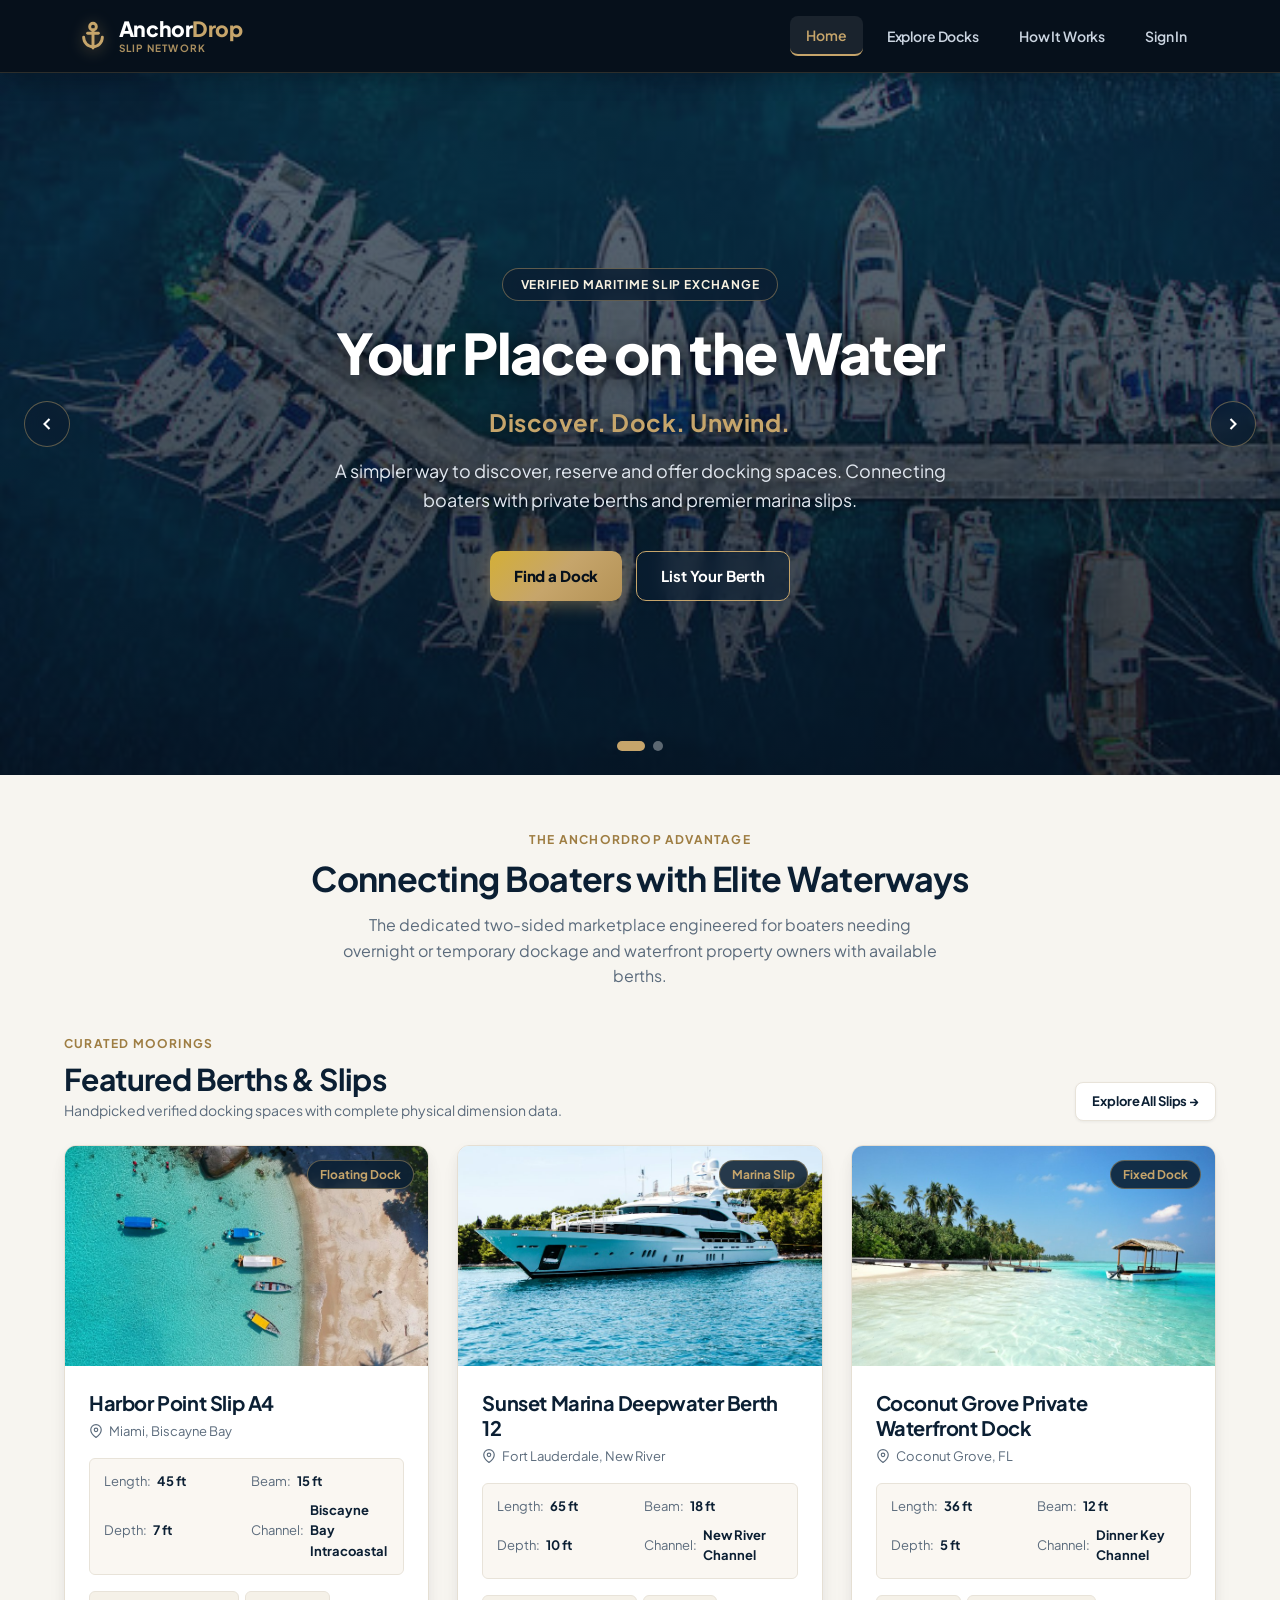
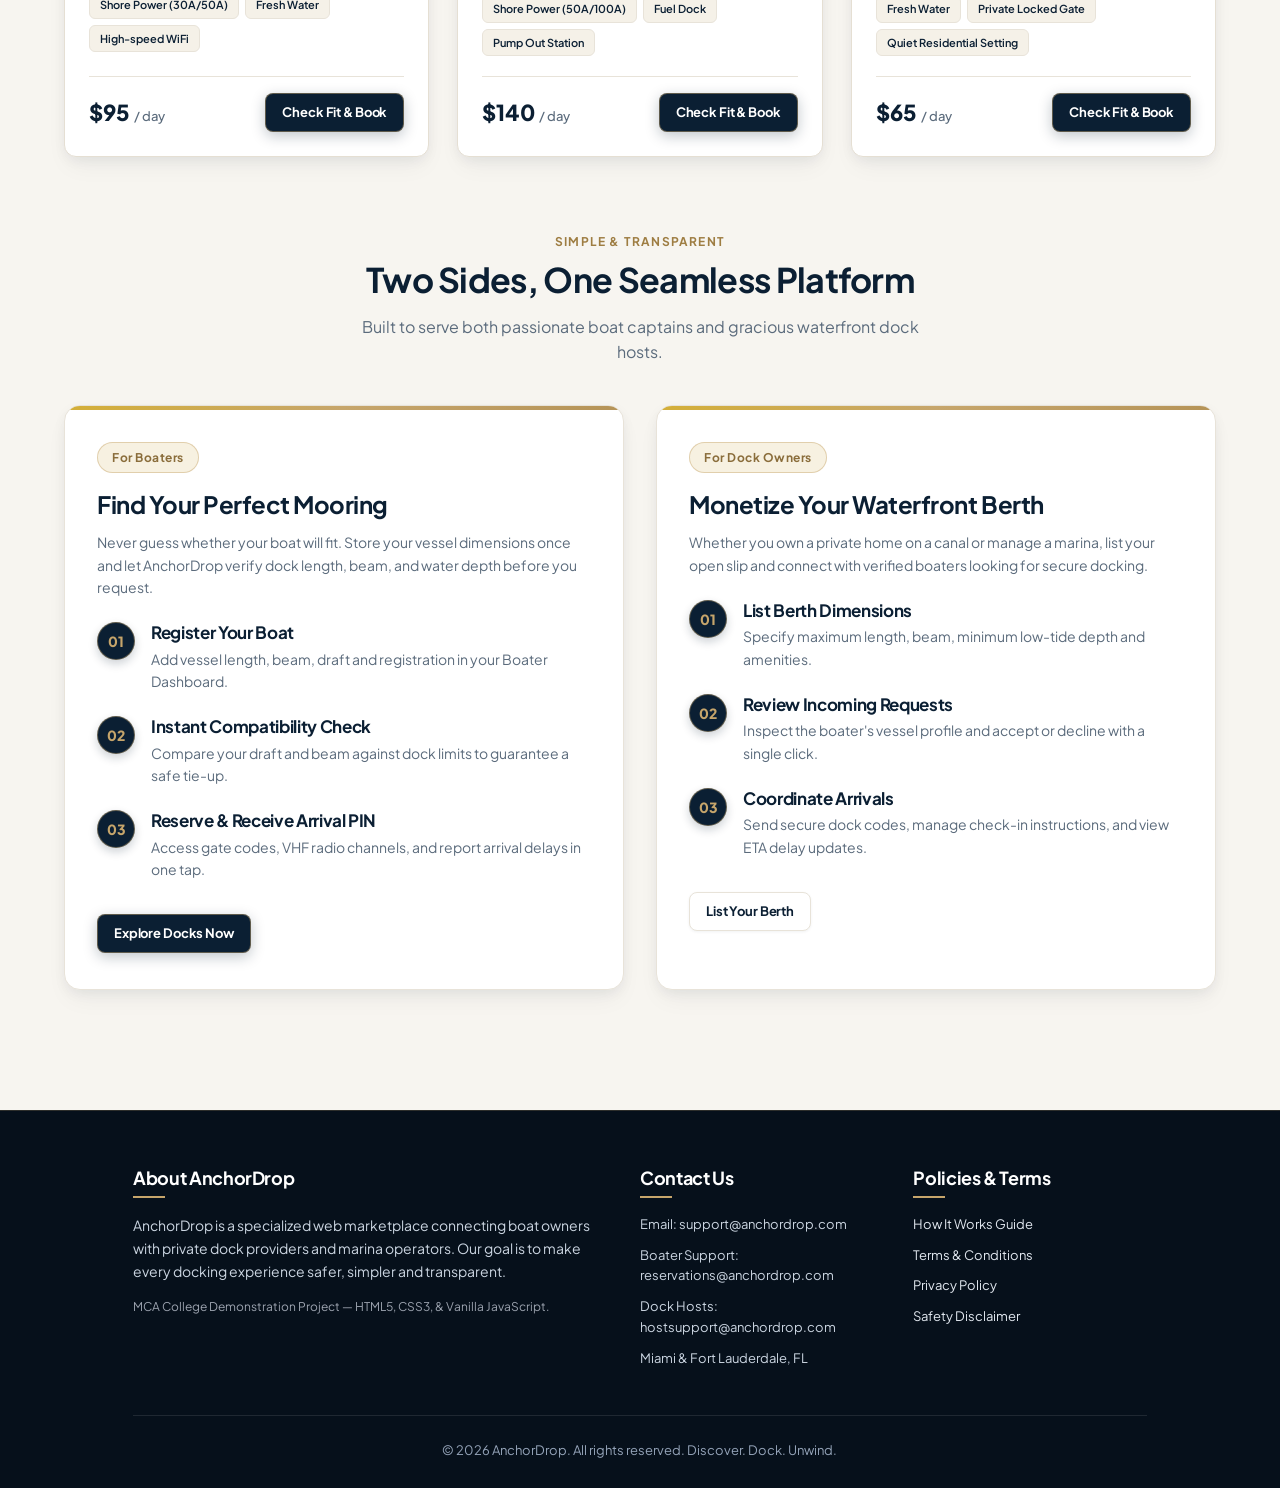
<file: index.html>
<!DOCTYPE html>
<html lang="en">
<head>
  <meta charset="UTF-8">
  <meta name="viewport" content="width=device-width, initial-scale=1.0">
  <title>AnchorDrop — Your Place on the Water!</title>
  <link rel="stylesheet" href="css/style.css">
</head>
<body>

  <!-- Navigation Bar -->
  <nav class="navbar">
    <div class="brand-container">
      <a href="index.html" class="brand-logo">
        <svg class="brand-icon-svg" viewBox="0 0 24 24">
          <circle cx="12" cy="5" r="2.5"></circle>
          <line x1="12" y1="7.5" x2="12" y2="21"></line>
          <path d="M5 13a7 7 0 0 0 14 0"></path>
          <line x1="8" y1="10" x2="16" y2="10"></line>
        </svg>
        <div class="brand-text">
          <div class="brand-name">Anchor<span>Drop</span></div>
          <div class="brand-tag">Slip Network</div>
        </div>
      </a>
    </div>
    <div class="nav-links">
      <!-- Populated dynamically by js/app.js -->
    </div>
  </nav>

  <!-- Hero Section with Smooth Wipe Slider -->
  <header class="hero" id="heroSection">
    <!-- Slider Background Layers -->
    <div class="hero-slider">
      <div class="hero-slide slide-0" style="background-image: linear-gradient(rgba(11, 31, 51, 0.65), rgba(6, 16, 27, 0.82)), url('images/hero-marina.jpeg');"></div>
      <div class="hero-slide slide-1" style="background-image: linear-gradient(rgba(11, 31, 51, 0.65), rgba(6, 16, 27, 0.82)), url('images/dock-sunset.jpg');"></div>
    </div>

    <!-- Hero Content -->
    <div class="hero-content">
      <div class="hero-pill">Verified Maritime Slip Exchange</div>
      <h1>Your Place on the Water</h1>
      <p class="tagline">Discover. Dock. Unwind.</p>
      <p class="intro">
        A simpler way to discover, reserve and offer docking spaces. Connecting boaters with private berths and premier marina slips.
      </p>
      <div class="hero-actions">
        <a href="explore.html" class="btn btn-primary">Find a Dock</a>
        <a href="login.html" class="btn btn-secondary">List Your Berth</a>
      </div>
    </div>

    <!-- Wiping Slider Controls -->
    <button class="hero-nav-btn prev" onclick="prevHeroSlide()" aria-label="Previous Slide">
      <svg width="20" height="20" viewBox="0 0 24 24" fill="none" stroke="currentColor" stroke-width="2.5"><polyline points="15 18 9 12 15 6"></polyline></svg>
    </button>
    <button class="hero-nav-btn next" onclick="nextHeroSlide()" aria-label="Next Slide">
      <svg width="20" height="20" viewBox="0 0 24 24" fill="none" stroke="currentColor" stroke-width="2.5"><polyline points="9 18 15 12 9 6"></polyline></svg>
    </button>

    <!-- Slider Dots -->
    <div class="hero-dots">
      <span class="hero-dot active" role="button" tabindex="0" aria-label="Slide 1" onclick="gotoHeroSlide(0)" onkeydown="if(event.key==='Enter')gotoHeroSlide(0)"></span>
      <span class="hero-dot" role="button" tabindex="0" aria-label="Slide 2" onclick="gotoHeroSlide(1)" onkeydown="if(event.key==='Enter')gotoHeroSlide(1)"></span>
    </div>
  </header>

  <!-- Main Content Area -->
  <main class="container">

    <!-- About Introduction -->
    <section class="section-header">
      <span class="section-eyebrow">The AnchorDrop Advantage</span>
      <h2>Connecting Boaters with Elite Waterways</h2>
      <p>
        The dedicated two-sided marketplace engineered for boaters needing overnight or temporary dockage and waterfront property owners with available berths.
      </p>
    </section>

    <!-- Featured Docking Spaces -->
    <section style="margin-bottom: 70px;">
      <div style="display:flex; justify-content:space-between; align-items:flex-end; margin-bottom:24px; flex-wrap:wrap; gap:12px;">
        <div>
          <span class="section-eyebrow">Curated Moorings</span>
          <h2 style="font-size:30px;">Featured Berths & Slips</h2>
          <p style="color:var(--text-muted); font-size:14px;">Handpicked verified docking spaces with complete physical dimension data.</p>
        </div>
        <a href="explore.html" class="btn btn-secondary btn-sm">Explore All Slips →</a>
      </div>

      <div class="cards-grid" id="featuredDocksGrid">
        <!-- Rendered via JavaScript -->
      </div>
    </section>

    <!-- How It Works Summary -->
    <section style="margin-bottom: 70px;">
      <div class="section-header">
        <span class="section-eyebrow">Simple & Transparent</span>
        <h2>Two Sides, One Seamless Platform</h2>
        <p>Built to serve both passionate boat captains and gracious waterfront dock hosts.</p>
      </div>

      <div class="how-it-works-grid">
        <!-- Boater Column -->
        <div class="role-column">
          <span class="role-badge">For Boaters</span>
          <h3 style="font-size:24px; margin-bottom:12px;">Find Your Perfect Mooring</h3>
          <p style="color:var(--text-muted); font-size:14px; margin-bottom: 24px;">
            Never guess whether your boat will fit. Store your vessel dimensions once and let AnchorDrop verify dock length, beam, and water depth before you request.
          </p>
          <div class="step-item">
            <div class="step-num">01</div>
            <div class="step-content">
              <h4>Register Your Boat</h4>
              <p>Add vessel length, beam, draft and registration in your Boater Dashboard.</p>
            </div>
          </div>
          <div class="step-item">
            <div class="step-num">02</div>
            <div class="step-content">
              <h4>Instant Compatibility Check</h4>
              <p>Compare your draft and beam against dock limits to guarantee a safe tie-up.</p>
            </div>
          </div>
          <div class="step-item">
            <div class="step-num">03</div>
            <div class="step-content">
              <h4>Reserve & Receive Arrival PIN</h4>
              <p>Access gate codes, VHF radio channels, and report arrival delays in one tap.</p>
            </div>
          </div>
          <a href="explore.html" class="btn btn-primary btn-sm" style="margin-top:10px;">Explore Docks Now</a>
        </div>

        <!-- Dock Owner Column -->
        <div class="role-column">
          <span class="role-badge">For Dock Owners</span>
          <h3 style="font-size:24px; margin-bottom:12px;">Monetize Your Waterfront Berth</h3>
          <p style="color:var(--text-muted); font-size:14px; margin-bottom: 24px;">
            Whether you own a private home on a canal or manage a marina, list your open slip and connect with verified boaters looking for secure docking.
          </p>
          <div class="step-item">
            <div class="step-num">01</div>
            <div class="step-content">
              <h4>List Berth Dimensions</h4>
              <p>Specify maximum length, beam, minimum low-tide depth and amenities.</p>
            </div>
          </div>
          <div class="step-item">
            <div class="step-num">02</div>
            <div class="step-content">
              <h4>Review Incoming Requests</h4>
              <p>Inspect the boater's vessel profile and accept or decline with a single click.</p>
            </div>
          </div>
          <div class="step-item">
            <div class="step-num">03</div>
            <div class="step-content">
              <h4>Coordinate Arrivals</h4>
              <p>Send secure dock codes, manage check-in instructions, and view ETA delay updates.</p>
            </div>
          </div>
          <a href="login.html" class="btn btn-secondary btn-sm" style="margin-top:10px;">List Your Berth</a>
        </div>
      </div>
    </section>

  </main>

  <!-- Footer -->
  <footer>
    <div class="container" style="padding:0;">
      <div class="footer-content">
        <div class="footer-section">
          <h3>About AnchorDrop</h3>
          <p>
            AnchorDrop is a specialized web marketplace connecting boat owners with private dock providers and marina operators. Our goal is to make every docking experience safer, simpler and transparent.
          </p>
          <p style="font-size:12px; color:#9CA3AF;">
            MCA College Demonstration Project — HTML5, CSS3, & Vanilla JavaScript.
          </p>
        </div>
        <div class="footer-section">
          <h3>Contact Us</h3>
          <ul>
            <li>Email: support@anchordrop.com</li>
            <li>Boater Support: reservations@anchordrop.com</li>
            <li>Dock Hosts: hostsupport@anchordrop.com</li>
            <li>Miami & Fort Lauderdale, FL</li>
          </ul>
        </div>
        <div class="footer-section">
          <h3>Policies & Terms</h3>
          <ul>
            <li><a href="how-it-works.html">How It Works Guide</a></li>
            <li><a href="javascript:void(0)" onclick="showPolicyModal('Terms & Conditions', 'Users agree to provide accurate vessel dimensions, uphold local waterway navigation rules, and maintain dock mooring safety standards.')">Terms & Conditions</a></li>
            <li><a href="javascript:void(0)" onclick="showPolicyModal('Privacy Policy', 'All boater vessel registrations, gate PIN codes, and communication logs are kept private and shared only between reserved parties.')">Privacy Policy</a></li>
            <li><a href="javascript:void(0)" onclick="showPolicyModal('Safety Disclaimer', 'AnchorDrop provides preliminary dimensional clearance checks. Skippers remain fully responsible for low-tide soundings, sea conditions, and navigation.')">Safety Disclaimer</a></li>
          </ul>
        </div>
      </div>
      <div class="footer-bottom">
        © 2026 AnchorDrop. All rights reserved. Discover. Dock. Unwind.
      </div>
    </div>
  </footer>

  <!-- Scripts -->
  <script src="js/app.js"></script>
  <script>
    // -------------------------------------------------------------------------
    // Smooth Wiping Slider for Hero Section (2-Image Seamless Transition)
    // -------------------------------------------------------------------------
    let currentHeroIndex = 0;
    let heroTimer = null;
    let isWiping = false;

    function gotoHeroSlide(targetIndex, direction = 'right') {
      const slides = document.querySelectorAll(".hero-slide");
      const dots = document.querySelectorAll(".hero-dot");
      if (slides.length < 2 || isWiping || targetIndex === currentHeroIndex) return;

      isWiping = true;
      const currentSlide = slides[currentHeroIndex];
      const targetSlide = slides[targetIndex];

      // Position target slide off-screen in the correct direction
      targetSlide.style.transition = "none";
      targetSlide.style.transform = direction === 'right' ? "translateX(100%)" : "translateX(-100%)";
      targetSlide.style.opacity = "1";
      targetSlide.style.zIndex = "3";
      currentSlide.style.zIndex = "2";

      // Trigger reflow to commit initial placement
      void targetSlide.offsetWidth;

      // Animate smooth wipe across
      targetSlide.style.transition = "transform 0.65s cubic-bezier(0.25, 1, 0.5, 1)";
      currentSlide.style.transition = "transform 0.65s cubic-bezier(0.25, 1, 0.5, 1)";

      targetSlide.style.transform = "translateX(0)";
      currentSlide.style.transform = direction === 'right' ? "translateX(-100%)" : "translateX(100%)";

      currentHeroIndex = targetIndex;
      dots.forEach((dot, idx) => dot.classList.toggle("active", idx === currentHeroIndex));

      setTimeout(() => {
        currentSlide.style.opacity = "0";
        currentSlide.style.zIndex = "1";
        isWiping = false;
      }, 650);

      restartHeroTimer();
    }

    function nextHeroSlide() {
      const slides = document.querySelectorAll(".hero-slide");
      const nextIndex = (currentHeroIndex + 1) % slides.length;
      gotoHeroSlide(nextIndex, 'right');
    }

    function prevHeroSlide() {
      const slides = document.querySelectorAll(".hero-slide");
      const prevIndex = (currentHeroIndex - 1 + slides.length) % slides.length;
      gotoHeroSlide(prevIndex, 'left');
    }

    function restartHeroTimer() {
      clearInterval(heroTimer);
      heroTimer = setInterval(nextHeroSlide, 4500);
    }

    // Render first 3 featured docks & initialize slider
    document.addEventListener("DOMContentLoaded", () => {
      // Start auto-play for hero slider
      restartHeroTimer();

      const hero = document.getElementById("heroSection");
      if (hero) {
        hero.addEventListener("mouseenter", () => clearInterval(heroTimer));
        hero.addEventListener("mouseleave", restartHeroTimer);
      }

      const docks = AnchorDropDB.getDocks().slice(0, 3);
      const grid = document.getElementById("featuredDocksGrid");
      if (grid) {
        grid.innerHTML = docks.map(dock => `
          <div class="card">
            <div class="card-image-wrap">
              <img src="${dock.image}" alt="${dock.name}">
              <span class="card-badge">${dock.dockType}</span>
            </div>
            <div class="card-body">
              <h3 class="card-title">${dock.name}</h3>
              <p class="card-location">
                <svg width="14" height="14" viewBox="0 0 24 24" fill="none" stroke="currentColor" stroke-width="2"><path d="M21 10c0 7-9 13-9 13s-9-6-9-13a9 9 0 0 1 18 0z"></path><circle cx="12" cy="10" r="3"></circle></svg>
                ${dock.location}
              </p>
              <div class="card-specs">
                <span>Length: <strong>${dock.maxLength} ft</strong></span>
                <span>Beam: <strong>${dock.maxBeam} ft</strong></span>
                <span>Depth: <strong>${dock.minDepth} ft</strong></span>
                <span>Channel: <strong>${dock.waterway}</strong></span>
              </div>
              <div class="card-amenities">
                ${dock.amenities.slice(0, 3).map(a => `<span class="amenity-tag">${a}</span>`).join('')}
              </div>
              <div class="card-footer">
                <div class="card-price">$${dock.dailyPrice} <span>/ day</span></div>
                <a href="explore.html?dock=${dock.id}" class="btn btn-primary btn-sm">Check Fit & Book</a>
              </div>
            </div>
          </div>
        `).join('');
      }
    });
  </script>
</body>
</html>
</file>
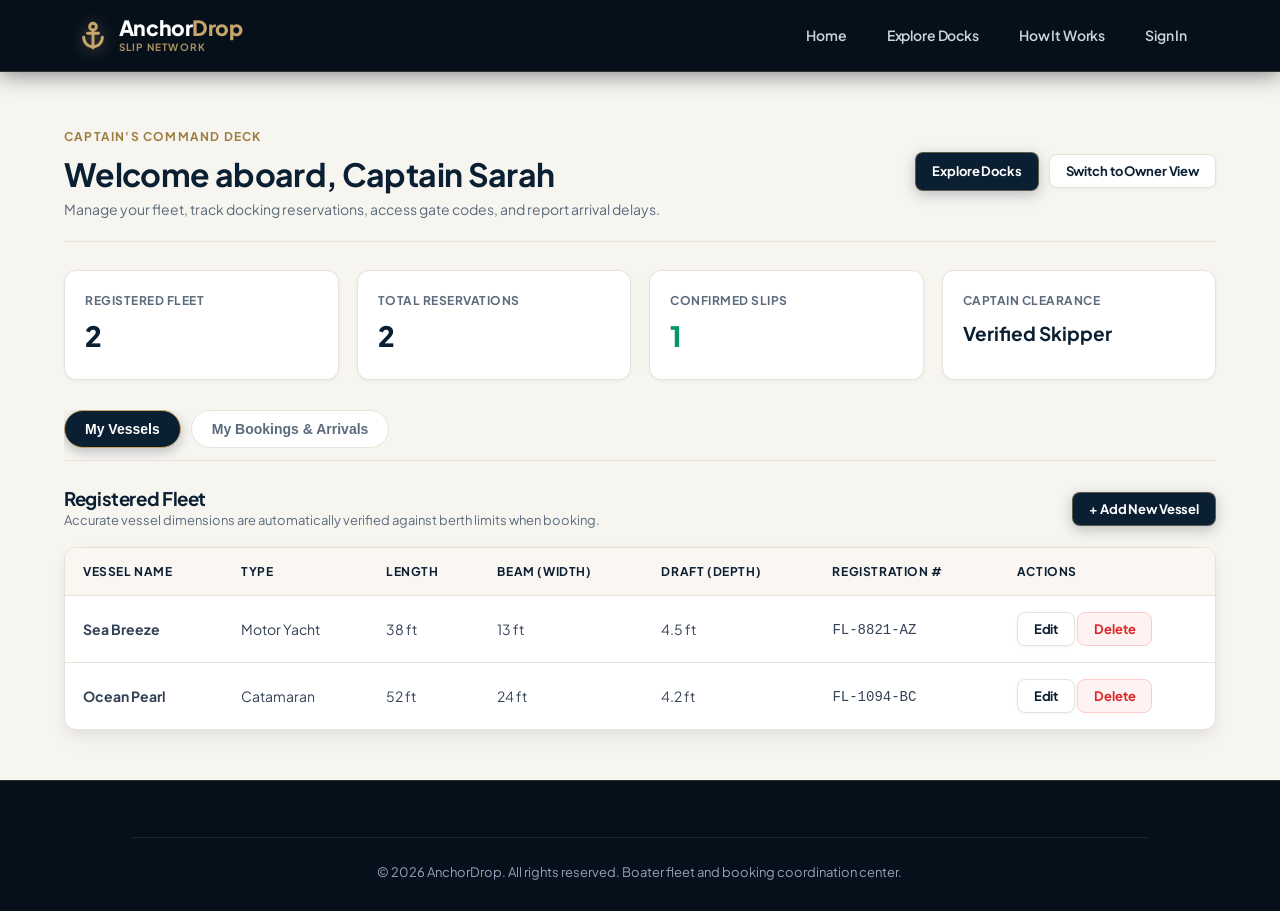
<file: boater-dashboard.html>
<!DOCTYPE html>
<html lang="en">
<head>
  <meta charset="UTF-8">
  <meta name="viewport" content="width=device-width, initial-scale=1.0">
  <title>Boater Dashboard — AnchorDrop</title>
  <link rel="stylesheet" href="css/style.css">
</head>
<body>

  <!-- Navigation Bar -->
  <nav class="navbar">
    <div class="brand-container">
      <a href="index.html" class="brand-logo">
        <svg class="brand-icon-svg" viewBox="0 0 24 24">
          <circle cx="12" cy="5" r="2.5"></circle>
          <line x1="12" y1="7.5" x2="12" y2="21"></line>
          <path d="M5 13a7 7 0 0 0 14 0"></path>
          <line x1="8" y1="10" x2="16" y2="10"></line>
        </svg>
        <div class="brand-text">
          <div class="brand-name">Anchor<span>Drop</span></div>
          <div class="brand-tag">Slip Network</div>
        </div>
      </a>
    </div>
    <div class="nav-links">
      <!-- Populated dynamically by js/app.js -->
    </div>
  </nav>

  <!-- Main Container -->
  <main class="container">
    <!-- Role Switch Banner if accessing as Dock Owner -->
    <div id="roleAlertBanner" style="display:none; background:#FFFBEB; border:1px solid #FCD34D; color:#92400E; padding:12px 18px; border-radius:8px; margin-bottom:20px; justify-content:space-between; align-items:center; flex-wrap:wrap; gap:10px;">
      <span><strong>Account Switch:</strong> You are currently signed in as Dock Host (<span id="roleOwnerName">Robert</span>).</span>
      <div style="display:flex; gap:8px;">
        <button class="btn btn-primary btn-sm" onclick="Auth.loginDemoBoater()">Switch to Captain Sarah</button>
        <a href="owner-dashboard.html" class="btn btn-secondary btn-sm">Return to Owner Dashboard</a>
      </div>
    </div>

    <!-- Dashboard Header -->
    <div class="dashboard-header">
      <div>
        <span class="section-eyebrow">Captain's Command Deck</span>
        <h2 id="welcomeGreeting" style="font-size:32px;">Boater Dashboard</h2>
        <p style="color:var(--text-muted); font-size:14px; margin-top:4px;">Manage your fleet, track docking reservations, access gate codes, and report arrival delays.</p>
      </div>
      <div style="display:flex; gap:10px; align-items:center; flex-wrap:wrap;">
        <a href="explore.html" class="btn btn-primary btn-sm">Explore Docks</a>
        <button class="btn btn-secondary btn-sm" onclick="Auth.loginDemoOwner()">Switch to Owner View</button>
      </div>
    </div>

    <!-- Boater Quick Stats -->
    <div class="dash-stats-grid">
      <div class="stat-card">
        <span class="stat-label">Registered Fleet</span>
        <span class="stat-value" id="statVesselsCount">2</span>
      </div>
      <div class="stat-card">
        <span class="stat-label">Total Reservations</span>
        <span class="stat-value" id="statBookingsCount">2</span>
      </div>
      <div class="stat-card">
        <span class="stat-label">Confirmed Slips</span>
        <span class="stat-value" id="statConfirmedCount" style="color:var(--success);">1</span>
      </div>
      <div class="stat-card">
        <span class="stat-label">Captain Clearance</span>
        <span class="stat-value" style="font-size:19px; color:var(--primary); font-weight:700; margin-top:4px;">Verified Skipper</span>
      </div>
    </div>

    <!-- Dashboard Tabs -->
    <div class="dashboard-tabs">
      <button class="dash-tab-btn active" id="tabBtnVessels" onclick="switchDashboardTab('vessels')">My Vessels</button>
      <button class="dash-tab-btn" id="tabBtnBookings" onclick="switchDashboardTab('bookings')">My Bookings & Arrivals</button>
    </div>

    <!-- PANEL 1: MY VESSELS -->
    <section id="panelVessels" class="dashboard-panel active">
      <div style="display:flex; justify-content:space-between; align-items:center; margin-bottom:16px;">
        <div>
          <h3>Registered Fleet</h3>
          <p style="font-size:13px; color:var(--text-muted);">Accurate vessel dimensions are automatically verified against berth limits when booking.</p>
        </div>
        <button class="btn btn-primary btn-sm" onclick="openAddVesselModal()">+ Add New Vessel</button>
      </div>

      <div class="table-wrap">
        <table class="data-table">
          <thead>
            <tr>
              <th>Vessel Name</th>
              <th>Type</th>
              <th>Length</th>
              <th>Beam (Width)</th>
              <th>Draft (Depth)</th>
              <th>Registration #</th>
              <th>Actions</th>
            </tr>
          </thead>
          <tbody id="vesselsTableBody">
            <!-- Injected by JavaScript -->
          </tbody>
        </table>
      </div>
    </section>

    <!-- PANEL 2: MY BOOKINGS & ARRIVALS -->
    <section id="panelBookings" class="dashboard-panel">
      <div style="margin-bottom:16px;">
        <h3>My Dock Reservations</h3>
        <p style="font-size:13px; color:var(--text-muted);">
          Arrival instructions and gate access codes become active only after the Dock Owner has Accepted your booking.
        </p>
      </div>

      <div id="bookingsContainer">
        <!-- Rendered by JavaScript -->
      </div>
    </section>
  </main>

  <!-- ADD / EDIT VESSEL MODAL -->
  <div class="modal-overlay" id="vesselModal" role="dialog" aria-modal="true" aria-labelledby="vesselModalTitle">
    <div class="modal-content">
      <button class="modal-close" onclick="closeVesselModal()" aria-label="Close modal">&times;</button>
      <h3 id="vesselModalTitle" style="margin-bottom:16px;">Add New Vessel</h3>
      <form id="vesselForm" onsubmit="handleSaveVessel(event)">
        <input type="hidden" id="vesselId">

        <div class="form-group">
          <label for="vesselName">Vessel Name *</label>
          <input type="text" id="vesselName" placeholder="e.g. Sea Breeze" required>
        </div>

        <div class="form-group">
          <label for="vesselType">Vessel Type *</label>
          <select id="vesselType" required>
            <option value="Motor Yacht">Motor Yacht</option>
            <option value="Sailboat">Sailboat</option>
            <option value="Catamaran">Catamaran</option>
            <option value="Center Console">Center Console</option>
            <option value="Trawler">Trawler</option>
          </select>
        </div>

        <div style="display:grid; grid-template-columns:1fr 1fr 1fr; gap:10px;">
          <div class="form-group">
            <label for="vesselLength">Length (ft) *</label>
            <input type="number" step="0.5" id="vesselLength" placeholder="e.g. 42" required>
          </div>
          <div class="form-group">
            <label for="vesselBeam">Beam (ft) *</label>
            <input type="number" step="0.5" id="vesselBeam" placeholder="e.g. 14" required>
          </div>
          <div class="form-group">
            <label for="vesselDraft">Draft (ft) *</label>
            <input type="number" step="0.1" id="vesselDraft" placeholder="e.g. 4.5" required>
          </div>
        </div>

        <div class="form-group">
          <label for="vesselReg">Registration / HIN Number *</label>
          <input type="text" id="vesselReg" placeholder="e.g. FL-9921-ZZ" required>
        </div>

        <div style="display:flex; justify-content:flex-end; gap:10px; margin-top:20px;">
          <button type="button" class="btn btn-secondary" onclick="closeVesselModal()">Cancel</button>
          <button type="submit" class="btn btn-primary">Save Vessel</button>
        </div>
      </form>
    </div>
  </div>

  <!-- REPORT DELAY MODAL -->
  <div class="modal-overlay" id="delayModal" role="dialog" aria-modal="true" aria-labelledby="delayModalTitle">
    <div class="modal-content">
      <button class="modal-close" onclick="closeDelayModal()" aria-label="Close modal">&times;</button>
      <h3 id="delayModalTitle" style="margin-bottom:12px;">Report Arrival Delay</h3>
      <p style="color:var(--text-muted); font-size:14px; margin-bottom:18px;">
        Inform the dock host and harbormaster of tide delays, weather reroutes, or mechanical pauses.
      </p>

      <form id="delayForm" onsubmit="handleDelaySubmit(event)">
        <input type="hidden" id="delayBookingId">

        <div class="form-group">
          <label for="delayEta">New Estimated Arrival Time (ETA) *</label>
          <input type="time" id="delayEta" required>
        </div>

        <div class="form-group">
          <label for="delayReason">Reason / Note for Host</label>
          <textarea id="delayReason" rows="3" placeholder="e.g. Waiting for drawbridge clearance; strong outgoing tide. ETA revised by 45 mins."></textarea>
        </div>

        <div style="display:flex; justify-content:flex-end; gap:10px; margin-top:16px;">
          <button type="button" class="btn btn-secondary" onclick="closeDelayModal()">Cancel</button>
          <button type="submit" class="btn btn-primary">Notify Host & Update ETA</button>
        </div>
      </form>
    </div>
  </div>

  <!-- Footer -->
  <footer>
    <div class="container" style="padding:0;">
      <div class="footer-bottom">
        © 2026 AnchorDrop. All rights reserved. Boater fleet and booking coordination center.
      </div>
    </div>
  </footer>

  <script src="js/app.js"></script>
  <script>
    document.addEventListener("DOMContentLoaded", () => {
      // Ensure boater session
      let user = Auth.getUser();
      if (!user) {
        user = { name: "Captain Sarah", email: "sarah@boater.com", role: "boater" };
        Auth.login(user);
      } else if (user.role === "owner") {
        const banner = document.getElementById("roleAlertBanner");
        if (banner) {
          banner.style.display = "flex";
          document.getElementById("roleOwnerName").innerText = user.name;
        }
      }
      document.getElementById("welcomeGreeting").innerText = `Welcome aboard, ${user.name}`;

      // Close modals on outside click
      ["vesselModal", "delayModal"].forEach(id => {
        const m = document.getElementById(id);
        if (m) {
          m.addEventListener("click", (e) => {
            if (e.target === m) m.classList.remove("open");
          });
        }
      });

      renderVessels();
      renderBookings();
    });

    function switchDashboardTab(tab) {
      document.getElementById("tabBtnVessels").classList.toggle("active", tab === 'vessels');
      document.getElementById("tabBtnBookings").classList.toggle("active", tab === 'bookings');
      document.getElementById("panelVessels").classList.toggle("active", tab === 'vessels');
      document.getElementById("panelBookings").classList.toggle("active", tab === 'bookings');
    }

    // -------------------------------------------------------------------------
    // Vessels CRUD
    // -------------------------------------------------------------------------
    function renderVessels() {
      const vessels = AnchorDropDB.getVessels();
      const tbody = document.getElementById("vesselsTableBody");
      if (document.getElementById("statVesselsCount")) {
        document.getElementById("statVesselsCount").innerText = vessels.length;
      }

      if (vessels.length === 0) {
        tbody.innerHTML = `<tr><td colspan="7" style="text-align:center; padding:24px; color:var(--text-muted);">No vessels saved yet. Click "+ Add New Vessel" to add your boat.</td></tr>`;
        return;
      }

      tbody.innerHTML = vessels.map(v => `
        <tr>
          <td><strong>${v.name}</strong></td>
          <td>${v.type}</td>
          <td>${v.length} ft</td>
          <td>${v.beam} ft</td>
          <td>${v.draft} ft</td>
          <td><code>${v.registration}</code></td>
          <td>
            <button class="btn btn-secondary btn-sm" onclick="editVessel('${v.id}')">Edit</button>
            <button class="btn btn-danger btn-sm" onclick="deleteVessel('${v.id}')">Delete</button>
          </td>
        </tr>
      `).join('');
    }

    function openAddVesselModal() {
      document.getElementById("vesselForm").reset();
      document.getElementById("vesselId").value = "";
      document.getElementById("vesselModalTitle").innerText = "Add New Vessel";
      document.getElementById("vesselModal").classList.add("open");
    }

    function closeVesselModal() {
      document.getElementById("vesselModal").classList.remove("open");
    }

    function editVessel(id) {
      const vessels = AnchorDropDB.getVessels();
      const v = vessels.find(item => item.id === id);
      if (!v) return;

      document.getElementById("vesselId").value = v.id;
      document.getElementById("vesselName").value = v.name;
      document.getElementById("vesselType").value = v.type;
      document.getElementById("vesselLength").value = v.length;
      document.getElementById("vesselBeam").value = v.beam;
      document.getElementById("vesselDraft").value = v.draft;
      document.getElementById("vesselReg").value = v.registration;

      document.getElementById("vesselModalTitle").innerText = "Edit Vessel Details";
      document.getElementById("vesselModal").classList.add("open");
    }

    function deleteVessel(id) {
      if (confirm("Are you sure you want to remove this vessel from your fleet?")) {
        AnchorDropDB.deleteVessel(id);
        renderVessels();
      }
    }

    function handleSaveVessel(e) {
      e.preventDefault();
      const id = document.getElementById("vesselId").value;
      const user = Auth.getUser();

      const vessel = {
        id: id || undefined,
        name: document.getElementById("vesselName").value.trim(),
        type: document.getElementById("vesselType").value,
        length: parseFloat(document.getElementById("vesselLength").value),
        beam: parseFloat(document.getElementById("vesselBeam").value),
        draft: parseFloat(document.getElementById("vesselDraft").value),
        registration: document.getElementById("vesselReg").value.trim(),
        ownerEmail: user ? user.email : "sarah@boater.com"
      };

      AnchorDropDB.saveVessel(vessel);
      closeVesselModal();
      renderVessels();
    }

    // -------------------------------------------------------------------------
    // Bookings & Arrivals
    // -------------------------------------------------------------------------
    function renderBookings() {
      const bookings = AnchorDropDB.getBookings();
      const container = document.getElementById("bookingsContainer");
      if (document.getElementById("statBookingsCount")) {
        document.getElementById("statBookingsCount").innerText = bookings.length;
        document.getElementById("statConfirmedCount").innerText = bookings.filter(b => b.status === "Accepted").length;
      }

      if (bookings.length === 0) {
        container.innerHTML = `
          <div style="text-align:center; padding:40px; background:#fff; border-radius:8px; border:1px dashed var(--border-color);">
            <h4>No reservation requests submitted yet.</h4>
            <p style="color:var(--text-muted); margin:8px 0 16px;">Find a suitable berth and check your vessel compatibility.</p>
            <a href="explore.html" class="btn btn-primary btn-sm">Explore Docks</a>
          </div>
        `;
        return;
      }

      container.innerHTML = bookings.map(b => {
        let badgeClass = "badge-pending";
        if (b.status === "Accepted") badgeClass = "badge-accepted";
        if (b.status === "Rejected") badgeClass = "badge-rejected";

        const isAccepted = b.status === "Accepted";

        return `
          <div style="background:#fff; border:1px solid var(--border-color); border-radius:var(--radius); padding:20px; margin-bottom:20px; box-shadow:var(--shadow);">
            <div style="display:flex; justify-content:space-between; align-items:flex-start; flex-wrap:wrap; gap:10px; margin-bottom:12px;">
              <div>
                <h4 style="font-size:18px; color:var(--navy);">${b.berthName}</h4>
                <div style="font-size:13px; color:var(--text-muted);">
                  Booking ID: <strong>#${b.id}</strong> • Vessel: <strong>${b.vesselName}</strong> (${b.vesselDims})
                </div>
              </div>
              <div>
                <span class="badge ${badgeClass}">${b.status.toUpperCase()}</span>
              </div>
            </div>

            <div style="display:grid; grid-template-columns:repeat(auto-fit, minmax(160px, 1fr)); gap:12px; background:var(--cream); padding:12px; border-radius:6px; font-size:13px; margin-bottom:16px;">
              <div>Dates: <strong>${b.startDate} to ${b.endDate}</strong></div>
              <div>Total: <strong>$${b.totalPrice}</strong></div>
              <div>Notes: <em>${b.specialRequests}</em></div>
            </div>

            <!-- ARRIVAL INFORMATION (Only if Accepted) -->
            ${isAccepted ? `
              <div style="border-left: 4px solid var(--success); background: #F0FDF4; padding:14px; border-radius: 4px; margin-bottom:14px;">
                <h5 style="color:var(--success); font-size:14px; margin-bottom:4px;">Arrival & Docking Instructions</h5>
                <p style="font-size:13px; color:#14532D; margin-bottom:8px;">${b.arrivalInstructions}</p>
                <div style="display:flex; justify-content:space-between; align-items:center; flex-wrap:wrap; gap:8px;">
                  <span style="font-size:12px; color:#166534;">Your berth is secured and prepared.</span>
                  <button class="btn btn-secondary btn-sm" onclick="openDelayModal('${b.id}')">Report Arrival Delay</button>
                </div>
              </div>
            ` : (b.status === 'Pending' ? `
              <div style="font-size:12px; color:var(--text-muted); font-style:italic;">
                Dock owner is reviewing your vessel specs. Arrival instructions and gate codes will unlock upon acceptance.
              </div>
            ` : `
              <div style="font-size:12px; color:var(--danger);">
                Request declined by dock owner (schedule conflict or maintenance).
              </div>
            `)}

            <!-- DELAY REPORT STATUS -->
            ${b.delayReport ? `
              <div style="background:#FEF3C7; border:1px solid #FCD34D; border-radius:6px; padding:10px 14px; font-size:13px; color:#78350F; margin-top:10px;">
                <strong>Delay Notice Transmitted:</strong> New ETA: <strong>${b.delayReport.newEta}</strong> (Reported at ${b.delayReport.reportedAt})
                <br><em>Note: "${b.delayReport.note}"</em>
              </div>
            ` : ''}
          </div>
        `;
      }).join('');
    }

    function openDelayModal(bookingId) {
      document.getElementById("delayBookingId").value = bookingId;
      document.getElementById("delayForm").reset();
      document.getElementById("delayModal").classList.add("open");
    }

    function closeDelayModal() {
      document.getElementById("delayModal").classList.remove("open");
    }

    function handleDelaySubmit(e) {
      e.preventDefault();
      const id = document.getElementById("delayBookingId").value;
      const eta = document.getElementById("delayEta").value;
      const reason = document.getElementById("delayReason").value;

      AnchorDropDB.reportDelay(id, eta, reason);
      closeDelayModal();
      renderBookings();
      alert(`Delay reported! New ETA (${eta}) has been sent to the Dock Owner.`);
    }
  </script>
</body>
</html>
</file>
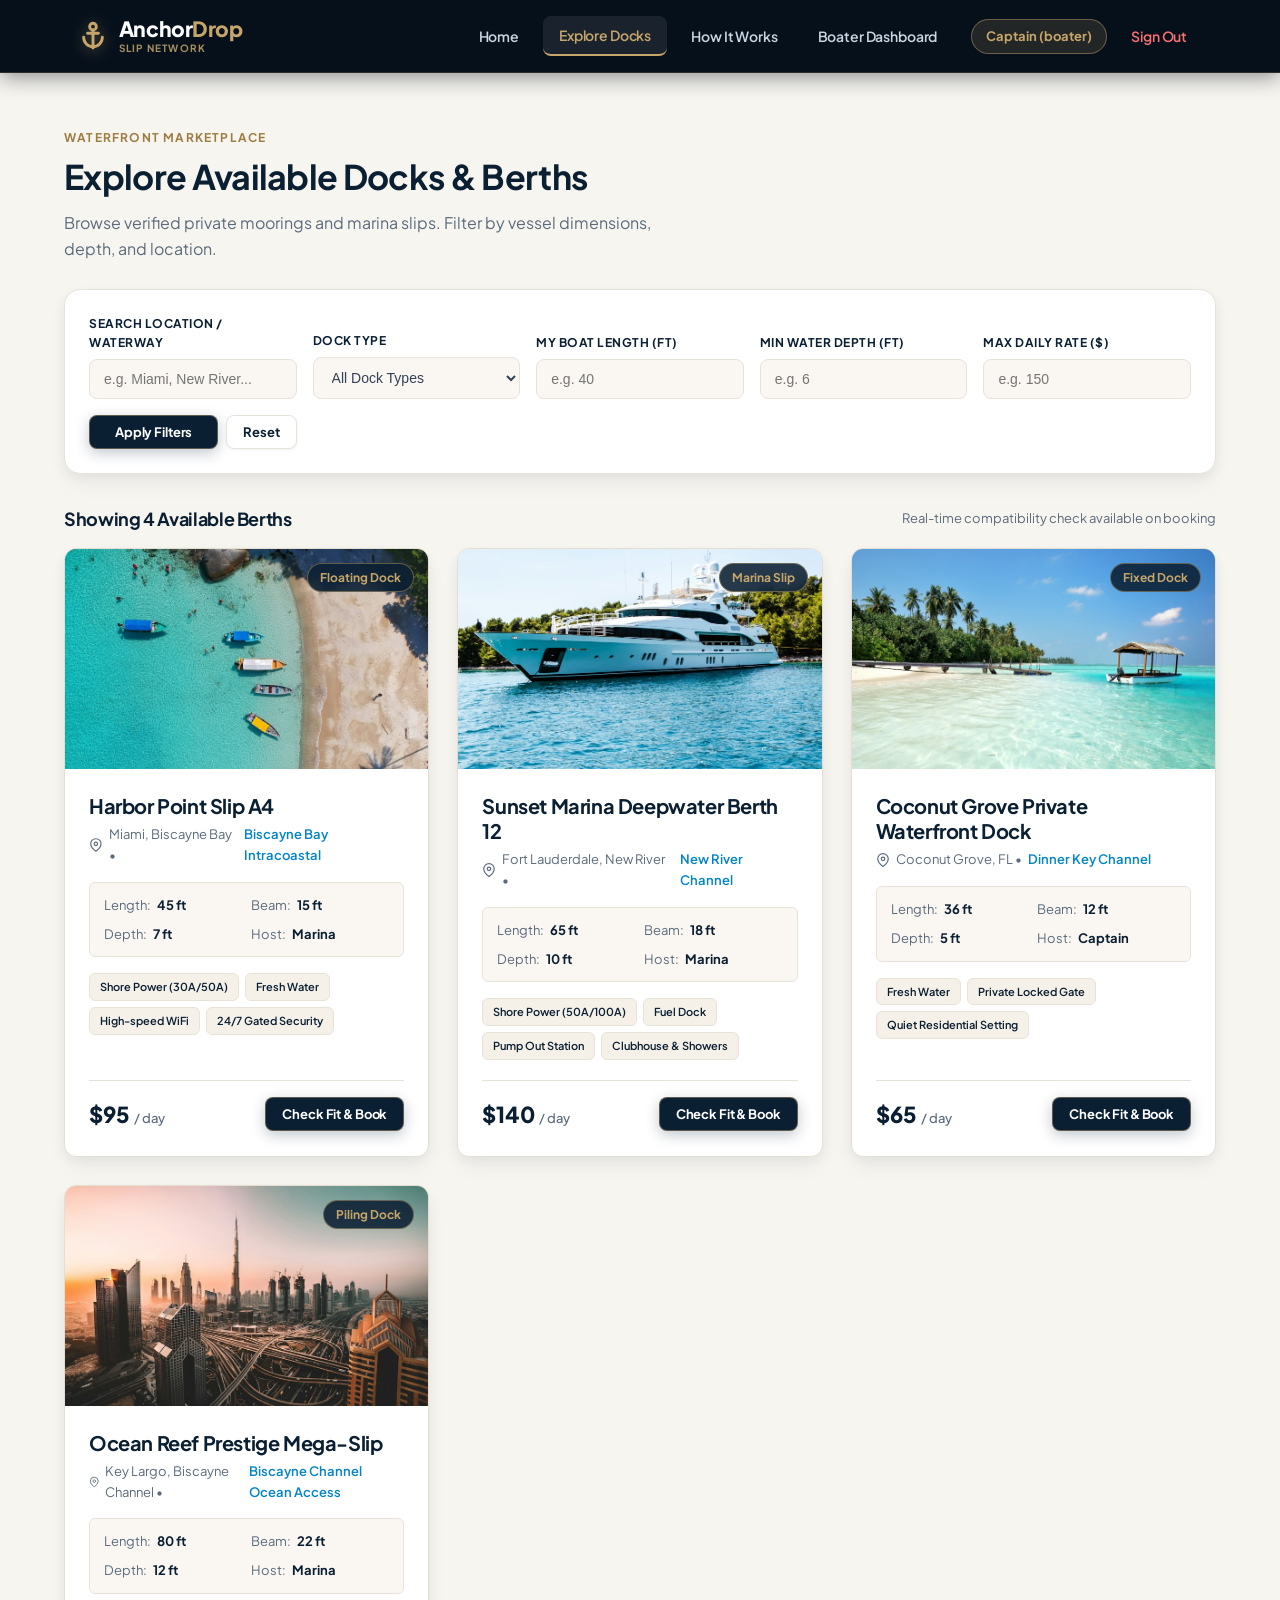
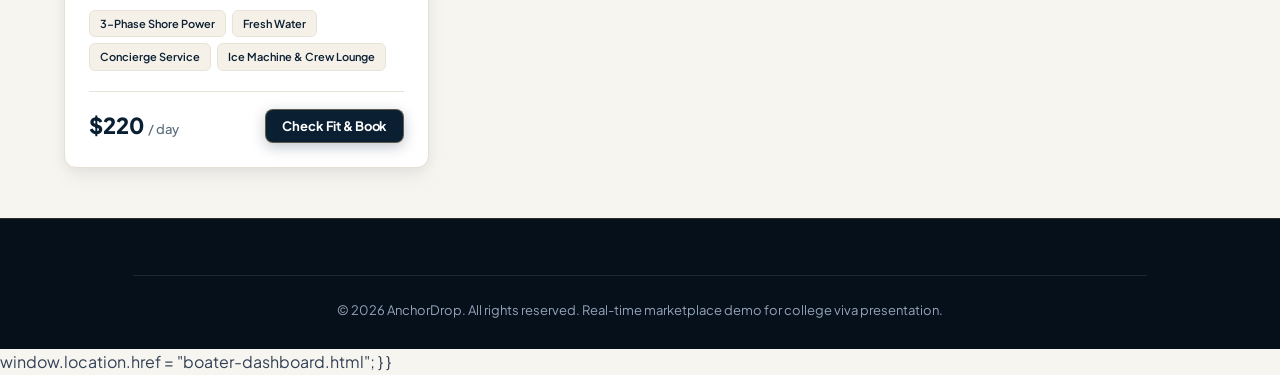
<file: explore.html>
<!DOCTYPE html>
<html lang="en">
<head>
  <meta charset="UTF-8">
  <meta name="viewport" content="width=device-width, initial-scale=1.0">
  <title>Explore Docks & Berths — AnchorDrop</title>
  <link rel="stylesheet" href="css/style.css">
</head>
<body>

  <!-- Navigation Bar -->
  <nav class="navbar">
    <div class="brand-container">
      <a href="index.html" class="brand-logo">
        <svg class="brand-icon-svg" viewBox="0 0 24 24">
          <circle cx="12" cy="5" r="2.5"></circle>
          <line x1="12" y1="7.5" x2="12" y2="21"></line>
          <path d="M5 13a7 7 0 0 0 14 0"></path>
          <line x1="8" y1="10" x2="16" y2="10"></line>
        </svg>
        <div class="brand-text">
          <div class="brand-name">Anchor<span>Drop</span></div>
          <div class="brand-tag">Slip Network</div>
        </div>
      </a>
    </div>
    <div class="nav-links">
      <!-- Populated dynamically by js/app.js -->
    </div>
  </nav>

  <!-- Main Container -->
  <main class="container">
    <div class="section-header" style="text-align:left; margin-bottom:28px;">
      <span class="section-eyebrow">Waterfront Marketplace</span>
      <h2>Explore Available Docks & Berths</h2>
      <p style="margin:0;">Browse verified private moorings and marina slips. Filter by vessel dimensions, depth, and location.</p>
    </div>

    <!-- Filter Bar -->
    <section class="filter-bar">
      <div class="filter-group">
        <label for="filterLocation">Search Location / Waterway</label>
        <input type="text" id="filterLocation" placeholder="e.g. Miami, New River...">
      </div>

      <div class="filter-group">
        <label for="filterType">Dock Type</label>
        <select id="filterType">
          <option value="">All Dock Types</option>
          <option value="Floating Dock">Floating Dock</option>
          <option value="Marina Slip">Marina Slip</option>
          <option value="Fixed Dock">Fixed Dock</option>
          <option value="Piling Dock">Piling Dock</option>
        </select>
      </div>

      <div class="filter-group">
        <label for="filterMinLength">My Boat Length (ft)</label>
        <input type="number" id="filterMinLength" placeholder="e.g. 40" min="10" max="150">
      </div>

      <div class="filter-group">
        <label for="filterMinDepth">Min Water Depth (ft)</label>
        <input type="number" id="filterMinDepth" placeholder="e.g. 6" min="3" max="25">
      </div>

      <div class="filter-group">
        <label for="filterMaxPrice">Max Daily Rate ($)</label>
        <input type="number" id="filterMaxPrice" placeholder="e.g. 150" min="20" max="500">
      </div>

      <div class="filter-group" style="display:flex; flex-direction:row; gap:8px;">
        <button class="btn btn-primary btn-sm" id="btnFilter" style="flex:1;">Apply Filters</button>
        <button class="btn btn-secondary btn-sm" id="btnResetFilter">Reset</button>
      </div>
    </section>

    <!-- Results Header -->
    <div style="display:flex; justify-content:space-between; align-items:center; margin-bottom:18px;">
      <h3 style="font-size:18px; color:var(--navy);" id="resultsCount">Loading available docks...</h3>
      <span style="font-size:13px; color:var(--text-muted);">Real-time compatibility check available on booking</span>
    </div>

    <!-- Docks Grid -->
    <div class="cards-grid" id="docksGrid">
      <!-- Injected by JavaScript -->
    </div>
  </main>

  <!-- Booking & Compatibility Modal -->
  <div class="modal-overlay" id="bookingModal" role="dialog" aria-modal="true" aria-labelledby="modalDockTitle">
    <div class="modal-content">
      <button class="modal-close" onclick="closeBookingModal()" aria-label="Close modal">&times;</button>
      <h3 id="modalDockTitle" style="margin-bottom:4px; font-size:22px;">Reserve Dock</h3>
      <p id="modalDockLocation" style="color:var(--text-muted); font-size:14px; margin-bottom:16px;"></p>

      <!-- Dock Spec Badges -->
      <div id="modalDockSpecs" class="card-specs" style="margin-bottom:18px;">
        <!-- Specs injected here -->
      </div>

      <!-- Booking Form -->
      <form id="bookingForm" onsubmit="handleBookingSubmit(event)">
        <input type="hidden" id="selectedDockId">

        <div class="form-group">
          <label for="selectVessel">Select Your Vessel *</label>
          <select id="selectVessel" onchange="runLiveCompatibilityCheck()" required>
            <!-- Injected dynamically with boater's vessels -->
          </select>
          <small id="vesselPrompt" style="color:var(--text-muted); font-size:12px;"></small>
        </div>

        <!-- Live Compatibility Result Indicator -->
        <div id="compatibilityBox" class="compat-box" style="display:none;"></div>

        <div style="display:grid; grid-template-columns:1fr 1fr; gap:12px;">
          <div class="form-group">
            <label for="bookingStartDate">Arrival Date *</label>
            <input type="date" id="bookingStartDate" required>
          </div>
          <div class="form-group">
            <label for="bookingEndDate">Departure Date *</label>
            <input type="date" id="bookingEndDate" required>
          </div>
        </div>

        <div class="form-group">
          <label for="bookingNotes">Special Requests / Shore Power Needs</label>
          <textarea id="bookingNotes" rows="2" placeholder="e.g. 50A shore power cord needed, late evening arrival..."></textarea>
        </div>

        <div style="display:flex; justify-content:space-between; align-items:center; margin-top:20px; flex-wrap:wrap; gap:12px;">
          <div>
            <div style="font-size:12px; color:var(--text-muted);">Estimated Total</div>
            <div id="modalTotalEstimate" style="font-size:20px; font-weight:700; color:var(--navy);">$0</div>
          </div>
          <button type="submit" class="btn btn-primary" id="submitBookingBtn">Submit Booking Request</button>
        </div>
      </form>
    </div>
  </div>

  <!-- Footer -->
  <footer>
    <div class="container" style="padding:0;">
      <div class="footer-bottom">
        © 2026 AnchorDrop. All rights reserved. Real-time marketplace demo for college viva presentation.
      </div>
    </div>
  </footer>

  <!-- Scripts -->
  <script src="js/app.js"></script>
  <script>
    let currentSelectedDock = null;

    document.addEventListener("DOMContentLoaded", () => {
      renderDocksList();

      document.getElementById("btnFilter").addEventListener("click", renderDocksList);
      document.getElementById("btnResetFilter").addEventListener("click", () => {
        document.getElementById("filterLocation").value = "";
        document.getElementById("filterType").value = "";
        document.getElementById("filterMinLength").value = "";
        document.getElementById("filterMinDepth").value = "";
        document.getElementById("filterMaxPrice").value = "";
        renderDocksList();
      });

      // Instant live filtering as user types
      ["filterLocation", "filterMinLength", "filterMinDepth", "filterMaxPrice"].forEach(id => {
        const el = document.getElementById(id);
        if (el) el.addEventListener("input", renderDocksList);
      });
      document.getElementById("filterType").addEventListener("change", renderDocksList);

      // Recalculate price on date change
      document.getElementById("bookingStartDate").addEventListener("change", calculateEstimatedTotal);
      document.getElementById("bookingEndDate").addEventListener("change", calculateEstimatedTotal);

      // Close modal on click outside content
      const bookingModal = document.getElementById("bookingModal");
      bookingModal.addEventListener("click", (e) => {
        if (e.target === bookingModal) closeBookingModal();
      });

      // Auto-open modal if URL query has ?dock=...
      const urlParams = new URLSearchParams(window.location.search);
      const targetDockId = urlParams.get("dock");
      if (targetDockId) {
        openBookingModal(targetDockId);
      }
    });

    function renderDocksList() {
      const locationVal = document.getElementById("filterLocation").value.toLowerCase().trim();
      const typeVal = document.getElementById("filterType").value;
      const minLengthVal = Number(document.getElementById("filterMinLength").value) || 0;
      const minDepthVal = Number(document.getElementById("filterMinDepth").value) || 0;
      const maxPriceVal = Number(document.getElementById("filterMaxPrice").value) || Infinity;

      let docks = AnchorDropDB.getDocks();

      const filtered = docks.filter(d => {
        if (locationVal && !d.location.toLowerCase().includes(locationVal) && !d.waterway.toLowerCase().includes(locationVal) && !d.name.toLowerCase().includes(locationVal)) {
          return false;
        }
        if (typeVal && d.dockType !== typeVal) {
          return false;
        }
        if (minLengthVal > 0 && d.maxLength < minLengthVal) {
          return false;
        }
        if (minDepthVal > 0 && d.minDepth < minDepthVal) {
          return false;
        }
        if (d.dailyPrice > maxPriceVal) {
          return false;
        }
        return true;
      });

      document.getElementById("resultsCount").innerText = `Showing ${filtered.length} Available Berth${filtered.length === 1 ? '' : 's'}`;

      const grid = document.getElementById("docksGrid");
      if (filtered.length === 0) {
        grid.innerHTML = `
          <div style="grid-column: 1/-1; text-align:center; padding:50px 20px; background:#fff; border-radius:8px; border:1px dashed var(--border-color);">
            <h3>No docking spaces match your filter criteria.</h3>
            <p style="color:var(--text-muted); margin-top:8px;">Try clearing some filters or searching a different area.</p>
          </div>
        `;
        return;
      }

      grid.innerHTML = filtered.map(dock => `
        <div class="card">
          <div class="card-image-wrap">
            <img src="${dock.image}" alt="${dock.name}">
            <span class="card-badge">${dock.dockType}</span>
          </div>
          <div class="card-body">
            <h3 class="card-title">${dock.name}</h3>
            <p class="card-location">
              <svg width="14" height="14" viewBox="0 0 24 24" fill="none" stroke="currentColor" stroke-width="2"><path d="M21 10c0 7-9 13-9 13s-9-6-9-13a9 9 0 0 1 18 0z"></path><circle cx="12" cy="10" r="3"></circle></svg>
              ${dock.location} • <span style="color:var(--sea-blue); font-weight:600;">${dock.waterway}</span>
            </p>
            <div class="card-specs">
              <span>Length: <strong>${dock.maxLength} ft</strong></span>
              <span>Beam: <strong>${dock.maxBeam} ft</strong></span>
              <span>Depth: <strong>${dock.minDepth} ft</strong></span>
              <span>Host: <strong>${dock.hostName.split(' ')[0]}</strong></span>
            </div>
            <div class="card-amenities">
              ${dock.amenities.map(a => `<span class="amenity-tag">${a}</span>`).join('')}
            </div>
            <div class="card-footer">
              <div class="card-price">$${dock.dailyPrice} <span>/ day</span></div>
              <button class="btn btn-primary btn-sm" onclick="openBookingModal('${dock.id}')">Check Fit & Book</button>
            </div>
          </div>
        </div>
      `).join('');
    }

    function openBookingModal(dockId) {
      const dock = AnchorDropDB.getDockById(dockId);
      if (!dock) return;
      currentSelectedDock = dock;

      document.getElementById("selectedDockId").value = dock.id;
      document.getElementById("modalDockTitle").innerText = dock.name;
      document.getElementById("modalDockLocation").innerText = `${dock.location} • ${dock.waterway}`;
      document.getElementById("modalDockSpecs").innerHTML = `
        <span>Max Length: <strong>${dock.maxLength} ft</strong></span>
        <span>Max Beam: <strong>${dock.maxBeam} ft</strong></span>
        <span>Min Depth: <strong>${dock.minDepth} ft</strong></span>
        <span>Daily Rate: <strong>$${dock.dailyPrice}</strong></span>
      `;

      // Set default dates: today + 2 days, with min date set to today
      const today = new Date();
      const todayStr = today.toISOString().split('T')[0];
      const afterTwoDays = new Date();
      afterTwoDays.setDate(today.getDate() + 2);
      const afterTwoDaysStr = afterTwoDays.toISOString().split('T')[0];

      const startInput = document.getElementById("bookingStartDate");
      const endInput = document.getElementById("bookingEndDate");
      startInput.min = todayStr;
      endInput.min = todayStr;
      startInput.value = todayStr;
      endInput.value = afterTwoDaysStr;

      // Populate vessels
      const vessels = AnchorDropDB.getVessels();
      const select = document.getElementById("selectVessel");
      const prompt = document.getElementById("vesselPrompt");
      const submitBtn = document.getElementById("submitBookingBtn");

      const currentUser = Auth.getUser();
      if (!currentUser || currentUser.role !== "boater") {
        prompt.innerHTML = `Browsing as guest. <a href="login.html" style="font-weight:bold; text-decoration:underline;">Sign in to save fleet</a> or select a registered demo boat below.`;
      } else {
        prompt.innerHTML = `Logged in as ${currentUser.name} (${currentUser.email})`;
      }

      if (vessels.length === 0) {
        select.innerHTML = `<option value="">-- No Registered Vessels Found --</option>`;
        prompt.innerHTML = `<span style="color:var(--danger); font-weight:600;">No vessels saved.</span> Please <a href="boater-dashboard.html" style="font-weight:bold; text-decoration:underline;">add a vessel in the Boater Dashboard</a> before reserving.`;
        submitBtn.disabled = true;
      } else {
        submitBtn.disabled = false;
        select.innerHTML = vessels.map(v => `
          <option value="${v.id}">${v.name} (${v.type} — ${v.length}ft L x ${v.beam}ft B x ${v.draft}ft Draft)</option>
        `).join('');
      }

      runLiveCompatibilityCheck();
      calculateEstimatedTotal();

      document.getElementById("bookingModal").classList.add("open");
    }

    function closeBookingModal() {
      document.getElementById("bookingModal").classList.remove("open");
    }

    function runLiveCompatibilityCheck() {
      if (!currentSelectedDock) return;
      const vesselId = document.getElementById("selectVessel").value;
      const vessels = AnchorDropDB.getVessels();
      const vessel = vessels.find(v => v.id === vesselId);
      const compatBox = document.getElementById("compatibilityBox");
      const submitBtn = document.getElementById("submitBookingBtn");

      if (!vessel) {
        compatBox.style.display = "none";
        return;
      }

      const result = checkCompatibility(vessel, currentSelectedDock);
      compatBox.style.display = "block";

      if (result.compatible) {
        compatBox.className = "compat-box compat-success";
        compatBox.innerHTML = `
          <strong>✓ Vessel is Dimensionally Compatible</strong>
          <p style="margin-top:4px; font-size:13px;">
            ${vessel.name}'s length (${vessel.length}ft), beam (${vessel.beam}ft), and draft (${vessel.draft}ft) fit safely within this berth's capacity.
          </p>
        `;
        submitBtn.disabled = false;
      } else {
        compatBox.className = "compat-box compat-danger";
        compatBox.innerHTML = `
          <strong>⚠ Dimensional Incompatibility Warning</strong>
          <ul>
            ${result.errors.map(err => `<li>${err}</li>`).join('')}
          </ul>
          <small style="display:block; margin-top:6px;">Caution: Booking an incompatible vessel may result in rejection or damage at low tide.</small>
        `;
        submitBtn.disabled = false;
      }
    }

    function calculateEstimatedTotal() {
      if (!currentSelectedDock) return;
      const startStr = document.getElementById("bookingStartDate").value;
      const endStr = document.getElementById("bookingEndDate").value;
      const totalDisplay = document.getElementById("modalTotalEstimate");

      if (!startStr || !endStr) {
        totalDisplay.innerText = `$${currentSelectedDock.dailyPrice}`;
        return;
      }

      const start = new Date(startStr);
      const end = new Date(endStr);
      const diffTime = end - start;
      const days = Math.max(1, Math.ceil(diffTime / (1000 * 60 * 60 * 24)));

      const total = days * currentSelectedDock.dailyPrice;
      totalDisplay.innerText = `$${total} (${days} night${days > 1 ? 's' : ''})`;
    }

    function handleBookingSubmit(e) {
      e.preventDefault();
      const currentUser = Auth.getUser();

      const vesselId = document.getElementById("selectVessel").value;
      const vessel = AnchorDropDB.getVessels().find(v => v.id === vesselId);
      const startDate = document.getElementById("bookingStartDate").value;
      const endDate = document.getElementById("bookingEndDate").value;
      const notes = document.getElementById("bookingNotes").value;

      if (!vessel) {
        alert("Please register or select a vessel before submitting a booking request.");
        return;
      }

      if (new Date(endDate) <= new Date(startDate)) {
        alert("Departure date must be after arrival date.");
        return;
      }

      // Check compatibility and warn user before submitting incompatible request
      const compat = checkCompatibility(vessel, currentSelectedDock);
      if (!compat.compatible) {
        const proceed = confirm("Warning: Your selected vessel exceeds berth limits. Do you still wish to submit this request to the dock host?");
        if (!proceed) return;
      }

      const days = Math.max(1, Math.ceil((new Date(endDate) - new Date(startDate)) / (1000 * 60 * 60 * 24)));
      const totalPrice = days * currentSelectedDock.dailyPrice;

      const newBooking = {
        berthId: currentSelectedDock.id,
        berthName: currentSelectedDock.name,
        boaterEmail: currentUser ? currentUser.email : "sarah@boater.com",
        boaterName: currentUser ? currentUser.name : "Captain Sarah",
        vesselId: vessel.id,
        vesselName: vessel.name,
        vesselDims: `${vessel.length}ft L x ${vessel.beam}ft B x ${vessel.draft}ft D`,
        startDate: startDate,
        endDate: endDate,
        totalPrice: totalPrice,
        specialRequests: notes || "None",
        arrivalInstructions: currentSelectedDock.instructions
      };

      AnchorDropDB.createBooking(newBooking);
      closeBookingModal();

      alert(`Success! Booking request for ${currentSelectedDock.name} has been submitted with status 'Pending'. You can view it in the Boater Dashboard or switch to the Dock Owner to accept it.`);

      if (currentUser && currentUser.role === "boater") {
        window.location.href = "boater-dashboard.html";
      }
    }
  </script>
        window.location.href = "boater-dashboard.html";
      }
    }
  </script>
</body>
</html>
</file>
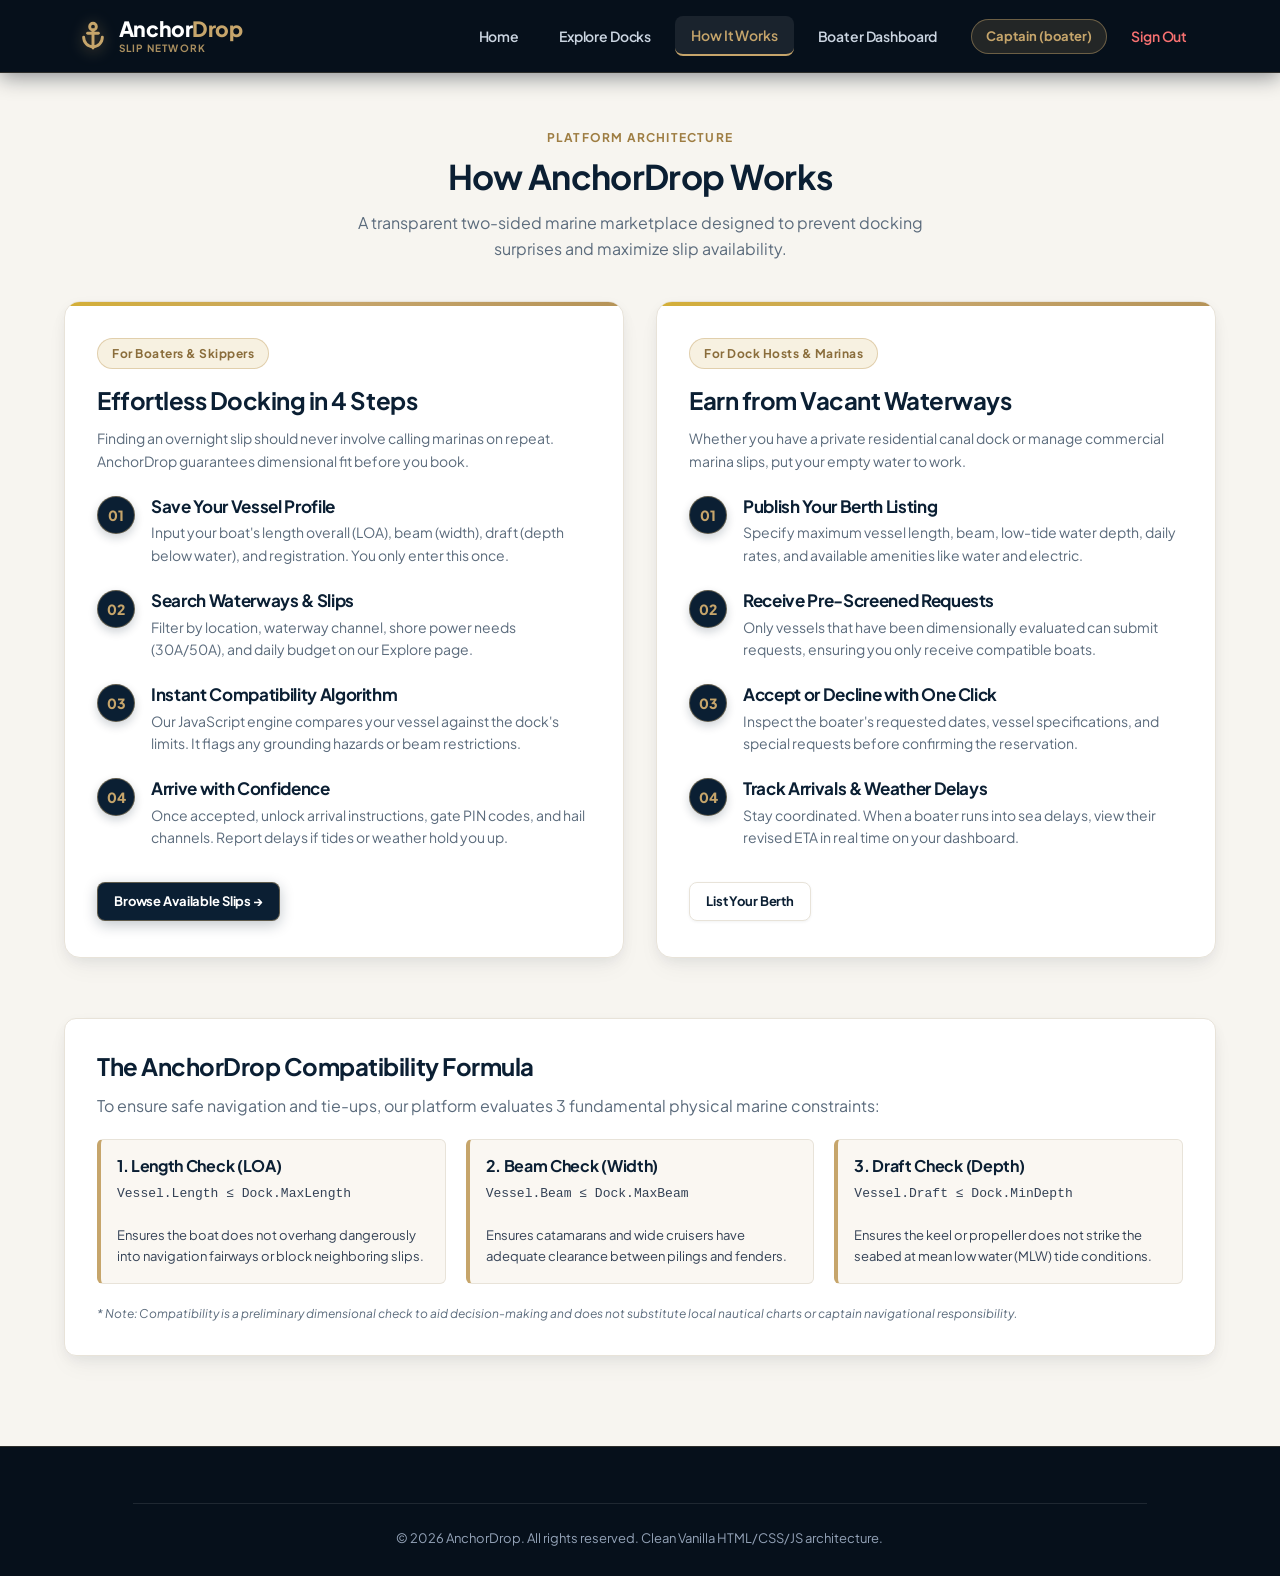
<file: how-it-works.html>
<!DOCTYPE html>
<html lang="en">
<head>
  <meta charset="UTF-8">
  <meta name="viewport" content="width=device-width, initial-scale=1.0">
  <title>How AnchorDrop Works — Boater & Dock Owner Guide</title>
  <link rel="stylesheet" href="css/style.css">
</head>
<body>

  <!-- Navigation Bar -->
  <nav class="navbar">
    <div class="brand-container">
      <a href="index.html" class="brand-logo">
        <svg class="brand-icon-svg" viewBox="0 0 24 24">
          <circle cx="12" cy="5" r="2.5"></circle>
          <line x1="12" y1="7.5" x2="12" y2="21"></line>
          <path d="M5 13a7 7 0 0 0 14 0"></path>
          <line x1="8" y1="10" x2="16" y2="10"></line>
        </svg>
        <div class="brand-text">
          <div class="brand-name">Anchor<span>Drop</span></div>
          <div class="brand-tag">Slip Network</div>
        </div>
      </a>
    </div>
    <div class="nav-links">
      <!-- Populated dynamically by js/app.js -->
    </div>
  </nav>

  <!-- Main Container -->
  <main class="container">
    <div class="section-header">
      <span class="section-eyebrow">Platform Architecture</span>
      <h2>How AnchorDrop Works</h2>
      <p>A transparent two-sided marine marketplace designed to prevent docking surprises and maximize slip availability.</p>
    </div>

    <!-- The Two Sides -->
    <div class="how-it-works-grid" style="margin-bottom: 60px;">
      <!-- Boater Guide -->
      <div class="role-column">
        <span class="role-badge">For Boaters & Skippers</span>
        <h3 style="font-size:24px; margin-bottom:12px;">Effortless Docking in 4 Steps</h3>
        <p style="color:var(--text-muted); font-size:14px; margin-bottom:24px;">
          Finding an overnight slip should never involve calling marinas on repeat. AnchorDrop guarantees dimensional fit before you book.
        </p>

        <div class="step-item">
          <div class="step-num">01</div>
          <div class="step-content">
            <h4>Save Your Vessel Profile</h4>
            <p>Input your boat's length overall (LOA), beam (width), draft (depth below water), and registration. You only enter this once.</p>
          </div>
        </div>

        <div class="step-item">
          <div class="step-num">02</div>
          <div class="step-content">
            <h4>Search Waterways & Slips</h4>
            <p>Filter by location, waterway channel, shore power needs (30A/50A), and daily budget on our Explore page.</p>
          </div>
        </div>

        <div class="step-item">
          <div class="step-num">03</div>
          <div class="step-content">
            <h4>Instant Compatibility Algorithm</h4>
            <p>Our JavaScript engine compares your vessel against the dock's limits. It flags any grounding hazards or beam restrictions.</p>
          </div>
        </div>

        <div class="step-item">
          <div class="step-num">04</div>
          <div class="step-content">
            <h4>Arrive with Confidence</h4>
            <p>Once accepted, unlock arrival instructions, gate PIN codes, and hail channels. Report delays if tides or weather hold you up.</p>
          </div>
        </div>

        <a href="explore.html" class="btn btn-primary btn-sm" style="margin-top:10px;">Browse Available Slips →</a>
      </div>

      <!-- Dock Owner Guide -->
      <div class="role-column">
        <span class="role-badge">For Dock Hosts & Marinas</span>
        <h3 style="font-size:24px; margin-bottom:12px;">Earn from Vacant Waterways</h3>
        <p style="color:var(--text-muted); font-size:14px; margin-bottom:24px;">
          Whether you have a private residential canal dock or manage commercial marina slips, put your empty water to work.
        </p>

        <div class="step-item">
          <div class="step-num">01</div>
          <div class="step-content">
            <h4>Publish Your Berth Listing</h4>
            <p>Specify maximum vessel length, beam, low-tide water depth, daily rates, and available amenities like water and electric.</p>
          </div>
        </div>

        <div class="step-item">
          <div class="step-num">02</div>
          <div class="step-content">
            <h4>Receive Pre-Screened Requests</h4>
            <p>Only vessels that have been dimensionally evaluated can submit requests, ensuring you only receive compatible boats.</p>
          </div>
        </div>

        <div class="step-item">
          <div class="step-num">03</div>
          <div class="step-content">
            <h4>Accept or Decline with One Click</h4>
            <p>Inspect the boater's requested dates, vessel specifications, and special requests before confirming the reservation.</p>
          </div>
        </div>

        <div class="step-item">
          <div class="step-num">04</div>
          <div class="step-content">
            <h4>Track Arrivals & Weather Delays</h4>
            <p>Stay coordinated. When a boater runs into sea delays, view their revised ETA in real time on your dashboard.</p>
          </div>
        </div>

        <a href="login.html" class="btn btn-secondary btn-sm" style="margin-top:10px;">List Your Berth</a>
      </div>
    </div>

    <!-- The Compatibility Engine Explained (Crucial for Viva/Professor!) -->
    <section style="background:#fff; border:1px solid var(--border-subtle); border-radius:var(--radius); padding:32px; box-shadow:var(--shadow-card); margin-bottom:40px;">
      <h3 style="font-size:24px; color:var(--text-heading); margin-bottom:12px;">The AnchorDrop Compatibility Formula</h3>
      <p style="color:var(--text-muted); margin-bottom:20px;">
        To ensure safe navigation and tie-ups, our platform evaluates 3 fundamental physical marine constraints:
      </p>

      <div style="display:grid; grid-template-columns:repeat(auto-fit, minmax(260px, 1fr)); gap:20px;">
        <div style="padding:16px; background:var(--cream-surface); border-radius:6px; border-left:4px solid var(--gold); border-top:1px solid var(--border-subtle); border-right:1px solid var(--border-subtle); border-bottom:1px solid var(--border-subtle);">
          <h4 style="color:var(--navy); margin-bottom:6px;">1. Length Check (LOA)</h4>
          <p style="font-size:13px; color:var(--text-body);">
            <code>Vessel.Length ≤ Dock.MaxLength</code>
            <br><br>
            Ensures the boat does not overhang dangerously into navigation fairways or block neighboring slips.
          </p>
        </div>

        <div style="padding:16px; background:var(--cream-surface); border-radius:6px; border-left:4px solid var(--gold); border-top:1px solid var(--border-subtle); border-right:1px solid var(--border-subtle); border-bottom:1px solid var(--border-subtle);">
          <h4 style="color:var(--navy); margin-bottom:6px;">2. Beam Check (Width)</h4>
          <p style="font-size:13px; color:var(--text-body);">
            <code>Vessel.Beam ≤ Dock.MaxBeam</code>
            <br><br>
            Ensures catamarans and wide cruisers have adequate clearance between pilings and fenders.
          </p>
        </div>

        <div style="padding:16px; background:var(--cream-surface); border-radius:6px; border-left:4px solid var(--gold); border-top:1px solid var(--border-subtle); border-right:1px solid var(--border-subtle); border-bottom:1px solid var(--border-subtle);">
          <h4 style="color:var(--navy); margin-bottom:6px;">3. Draft Check (Depth)</h4>
          <p style="font-size:13px; color:var(--text-body);">
            <code>Vessel.Draft ≤ Dock.MinDepth</code>
            <br><br>
            Ensures the keel or propeller does not strike the seabed at mean low water (MLW) tide conditions.
          </p>
        </div>
      </div>

      <div style="margin-top:20px; font-size:12px; color:var(--text-muted); font-style:italic;">
        * Note: Compatibility is a preliminary dimensional check to aid decision-making and does not substitute local nautical charts or captain navigational responsibility.
      </div>
    </section>

  </main>

  <!-- Footer -->
  <footer>
    <div class="container" style="padding:0;">
      <div class="footer-bottom">
        © 2026 AnchorDrop. All rights reserved. Clean Vanilla HTML/CSS/JS architecture.
      </div>
    </div>
  </footer>

  <script src="js/app.js"></script>
</body>
</html>
</file>
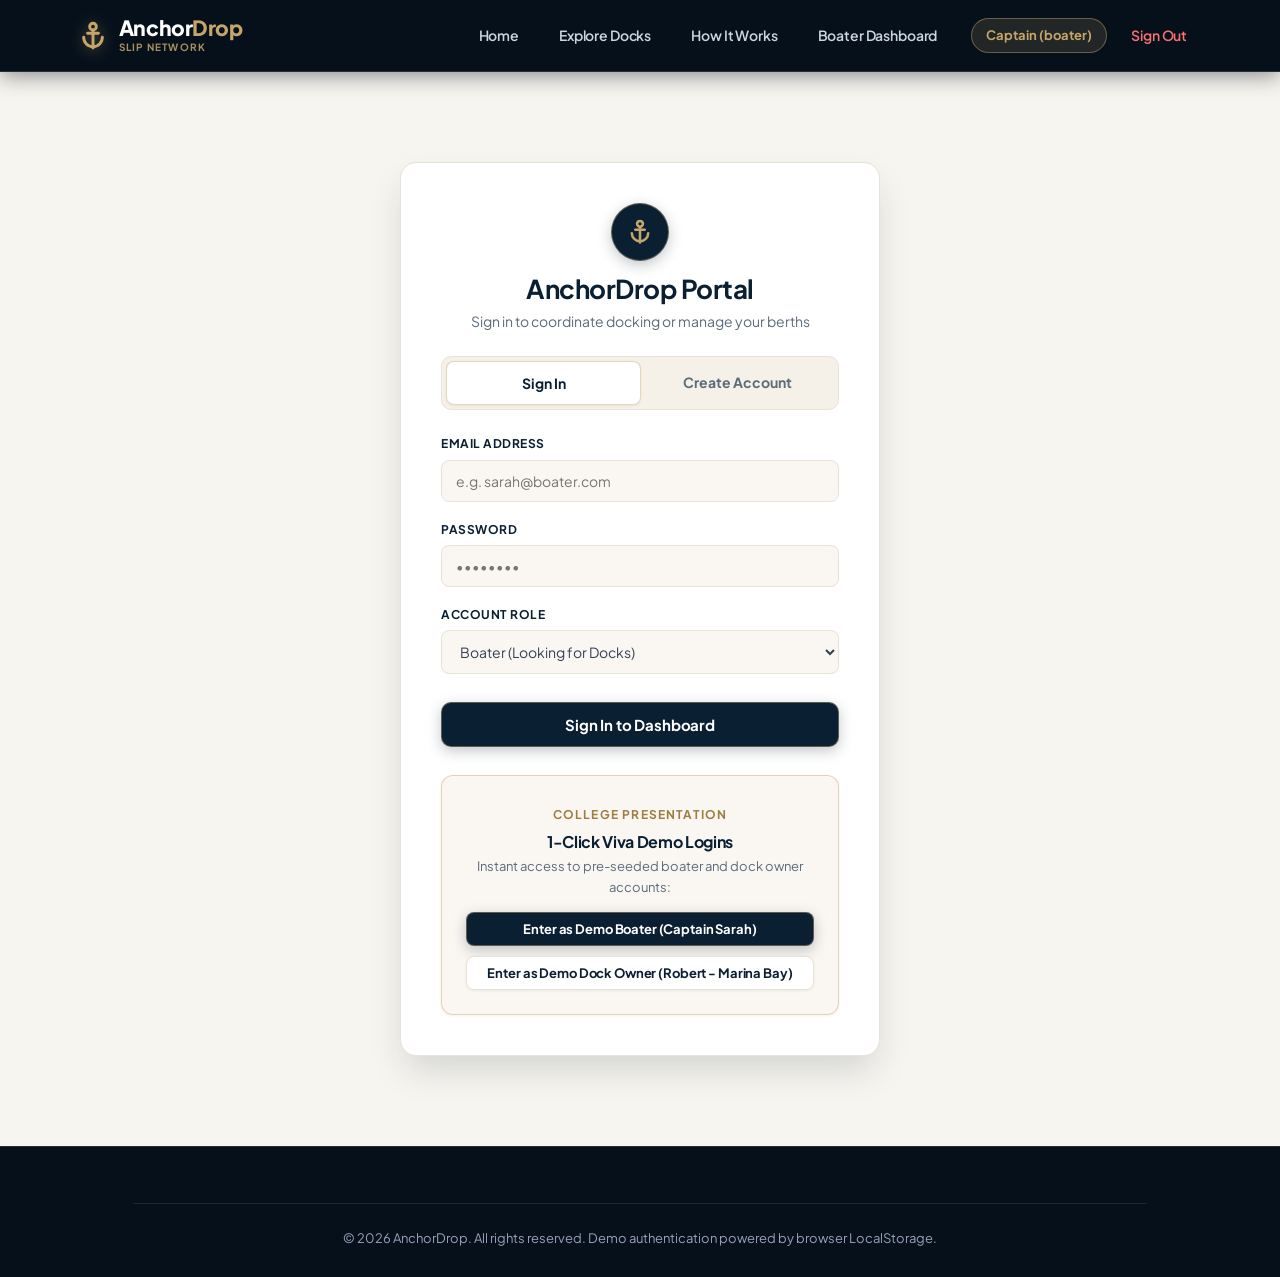
<file: login.html>
<!DOCTYPE html>
<html lang="en">
<head>
  <meta charset="UTF-8">
  <meta name="viewport" content="width=device-width, initial-scale=1.0">
  <title>Sign In / Register — AnchorDrop</title>
  <link rel="stylesheet" href="css/style.css">
</head>
<body>

  <!-- Navigation Bar -->
  <nav class="navbar">
    <div class="brand-container">
      <a href="index.html" class="brand-logo">
        <svg class="brand-icon-svg" viewBox="0 0 24 24">
          <circle cx="12" cy="5" r="2.5"></circle>
          <line x1="12" y1="7.5" x2="12" y2="21"></line>
          <path d="M5 13a7 7 0 0 0 14 0"></path>
          <line x1="8" y1="10" x2="16" y2="10"></line>
        </svg>
        <div class="brand-text">
          <div class="brand-name">Anchor<span>Drop</span></div>
          <div class="brand-tag">Slip Network</div>
        </div>
      </a>
    </div>
    <div class="nav-links">
      <!-- Populated dynamically by js/app.js -->
    </div>
  </nav>

  <!-- Main Container -->
  <main class="container">
    <div class="auth-container">
      <div class="auth-header">
        <div class="logo-badge">
          <svg width="28" height="28" viewBox="0 0 24 24" fill="none" stroke="var(--gold)" stroke-width="2.2" stroke-linecap="round" stroke-linejoin="round">
            <circle cx="12" cy="5" r="2.5"></circle>
            <line x1="12" y1="7.5" x2="12" y2="21"></line>
            <path d="M5 13a7 7 0 0 0 14 0"></path>
            <line x1="8" y1="10" x2="16" y2="10"></line>
          </svg>
        </div>
        <h2 style="font-size:26px;">AnchorDrop Portal</h2>
        <p style="color:var(--text-muted); font-size:14px; margin-top:4px;">Sign in to coordinate docking or manage your berths</p>
      </div>

      <!-- Tabs: Sign In vs Register -->
      <div class="auth-tabs">
        <div class="auth-tab active" id="tabSignIn" onclick="switchAuthTab('signin')">Sign In</div>
        <div class="auth-tab" id="tabRegister" onclick="switchAuthTab('register')">Create Account</div>
      </div>

      <!-- Sign In Form -->
      <form id="signInForm" onsubmit="handleSignIn(event)">
        <div class="form-group">
          <label for="loginEmail">Email Address</label>
          <input type="email" id="loginEmail" placeholder="e.g. sarah@boater.com" required>
        </div>

        <div class="form-group">
          <label for="loginPassword">Password</label>
          <input type="password" id="loginPassword" placeholder="••••••••" required>
        </div>

        <div class="form-group">
          <label for="loginRole">Account Role</label>
          <select id="loginRole" required>
            <option value="boater">Boater (Looking for Docks)</option>
            <option value="owner">Dock Owner / Marina Host</option>
          </select>
        </div>

        <button type="submit" class="btn btn-primary" style="width:100%; margin-top:10px;">Sign In to Dashboard</button>
      </form>

      <!-- Register Form -->
      <form id="registerForm" onsubmit="handleRegister(event)" style="display:none;">
        <div class="form-group">
          <label for="regName">Full Name / Organization</label>
          <input type="text" id="regName" placeholder="e.g. Captain David" required>
        </div>

        <div class="form-group">
          <label for="regEmail">Email Address</label>
          <input type="email" id="regEmail" placeholder="e.g. david@example.com" required>
        </div>

        <div class="form-group">
          <label for="regPassword">Create Password</label>
          <input type="password" id="regPassword" placeholder="••••••••" required>
        </div>

        <div class="form-group">
          <label for="regRole">I want to register as a: *</label>
          <select id="regRole" required>
            <option value="boater">Boater (I own a vessel & need slips)</option>
            <option value="owner">Dock Owner (I have private dock or marina space)</option>
          </select>
        </div>

        <button type="submit" class="btn btn-secondary" style="width:100%; margin-top:10px;">Complete Registration</button>
      </form>

      <!-- Fast Demo Switcher (For Professor / Presentation) -->
      <div class="demo-account-box" style="margin-top:28px;">
        <span class="section-eyebrow">College Presentation</span>
        <h4 style="color:var(--navy); margin-bottom:4px; font-size:16px;">1-Click Viva Demo Logins</h4>
        <p style="font-size:13px; margin-bottom:14px;">Instant access to pre-seeded boater and dock owner accounts:</p>
        <div style="display:flex; flex-direction:column; gap:10px;">
          <button type="button" class="btn btn-primary btn-sm" onclick="Auth.loginDemoBoater()">
            Enter as Demo Boater (Captain Sarah)
          </button>
          <button type="button" class="btn btn-secondary btn-sm" onclick="Auth.loginDemoOwner()">
            Enter as Demo Dock Owner (Robert - Marina Bay)
          </button>
        </div>
      </div>
    </div>
  </main>

  <!-- Footer -->
  <footer>
    <div class="container" style="padding:0;">
      <div class="footer-bottom">
        © 2026 AnchorDrop. All rights reserved. Demo authentication powered by browser LocalStorage.
      </div>
    </div>
  </footer>

  <script src="js/app.js"></script>
  <script>
    function switchAuthTab(tab) {
      const signInForm = document.getElementById("signInForm");
      const registerForm = document.getElementById("registerForm");
      const tabSignIn = document.getElementById("tabSignIn");
      const tabRegister = document.getElementById("tabRegister");

      if (tab === 'signin') {
        signInForm.style.display = "block";
        registerForm.style.display = "none";
        tabSignIn.classList.add("active");
        tabRegister.classList.remove("active");
      } else {
        signInForm.style.display = "none";
        registerForm.style.display = "block";
        tabSignIn.classList.remove("active");
        tabRegister.classList.add("active");
      }
    }

    function handleSignIn(e) {
      e.preventDefault();
      const email = document.getElementById("loginEmail").value.trim();
      const role = document.getElementById("loginRole").value;
      const registered = Auth.getRegisteredUsers().find(u => u.email.toLowerCase() === email.toLowerCase());

      const user = {
        name: registered ? registered.name : email.split('@')[0].replace('.', ' ').replace(/\b\w/g, l => l.toUpperCase()),
        email: email,
        role: registered ? registered.role : role
      };

      Auth.login(user);

      if (user.role === "boater") {
        window.location.href = "boater-dashboard.html";
      } else {
        window.location.href = "owner-dashboard.html";
      }
    }

    function handleRegister(e) {
      e.preventDefault();
      const name = document.getElementById("regName").value.trim();
      const email = document.getElementById("regEmail").value.trim();
      const role = document.getElementById("regRole").value;

      const user = {
        name: name,
        email: email,
        role: role
      };

      Auth.register(user);
      alert(`Account created successfully for ${name} as ${role === 'boater' ? 'Boater' : 'Dock Owner'}! Redirecting to your dashboard...`);

      if (role === "boater") {
        window.location.href = "boater-dashboard.html";
      } else {
        window.location.href = "owner-dashboard.html";
      }
    }
  </script>
</body>
</html>
</file>
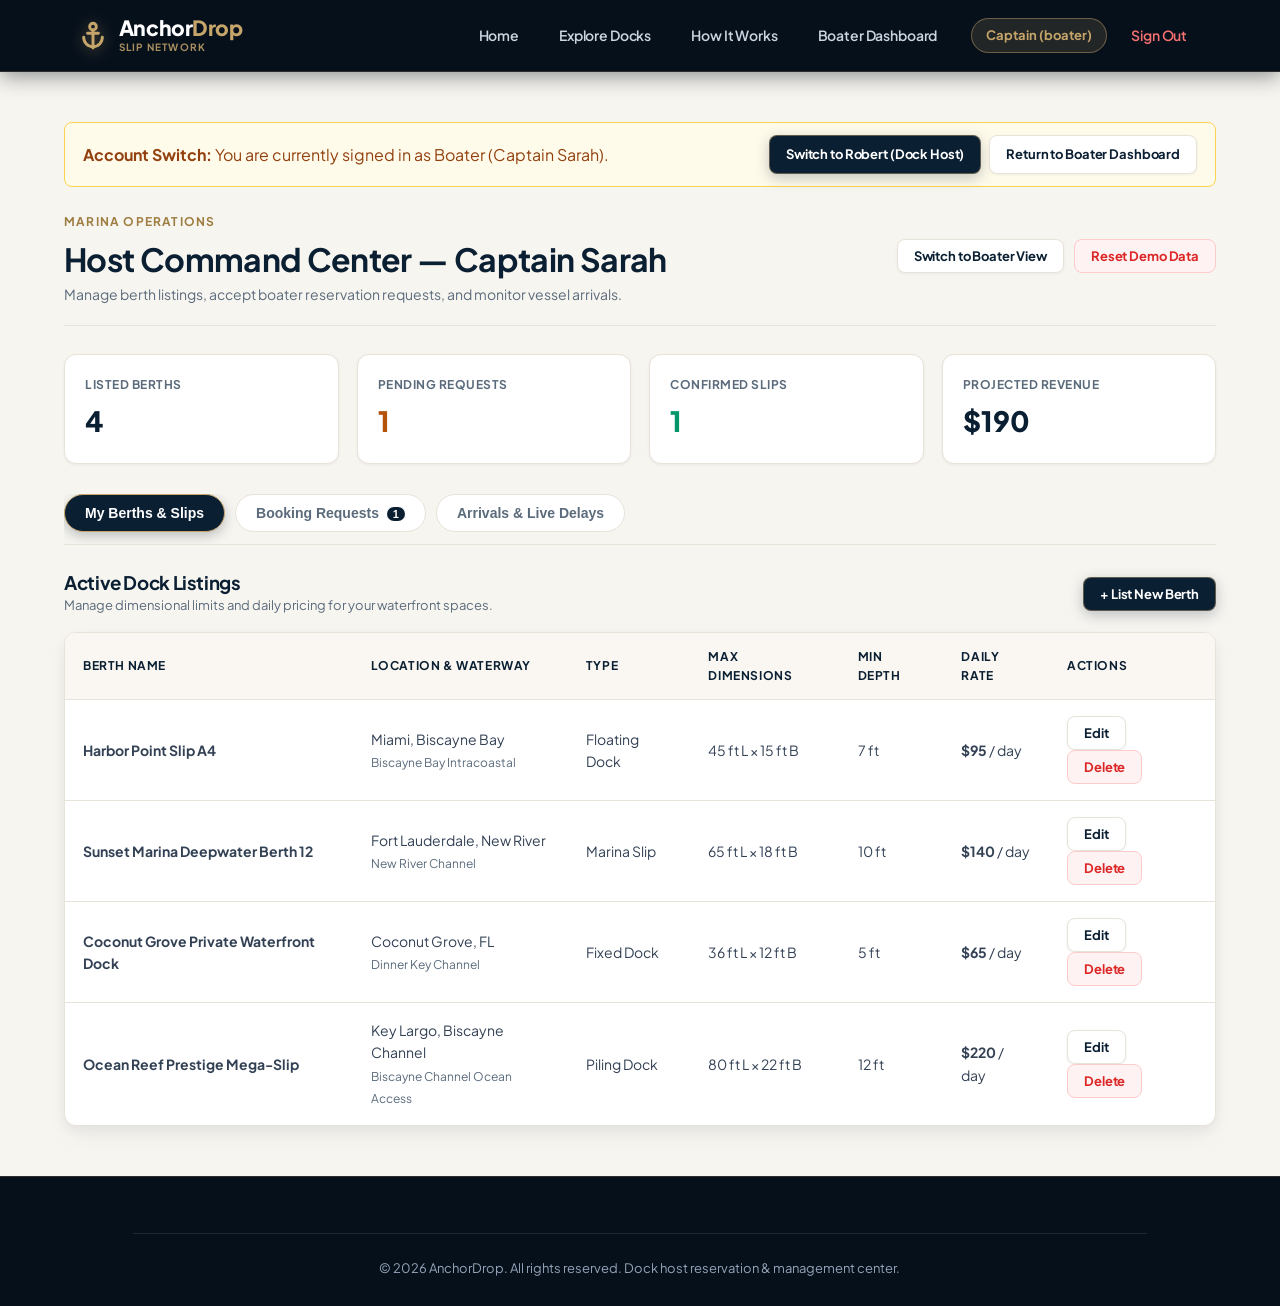
<file: owner-dashboard.html>
<!DOCTYPE html>
<html lang="en">
<head>
  <meta charset="UTF-8">
  <meta name="viewport" content="width=device-width, initial-scale=1.0">
  <title>Dock Owner Dashboard — AnchorDrop</title>
  <link rel="stylesheet" href="css/style.css">
</head>
<body>

  <!-- Navigation Bar -->
  <nav class="navbar">
    <div class="brand-container">
      <a href="index.html" class="brand-logo">
        <svg class="brand-icon-svg" viewBox="0 0 24 24">
          <circle cx="12" cy="5" r="2.5"></circle>
          <line x1="12" y1="7.5" x2="12" y2="21"></line>
          <path d="M5 13a7 7 0 0 0 14 0"></path>
          <line x1="8" y1="10" x2="16" y2="10"></line>
        </svg>
        <div class="brand-text">
          <div class="brand-name">Anchor<span>Drop</span></div>
          <div class="brand-tag">Slip Network</div>
        </div>
      </a>
    </div>
    <div class="nav-links">
      <!-- Populated dynamically by js/app.js -->
    </div>
  </nav>

  <!-- Main Container -->
  <main class="container">
    <!-- Role Switch Banner if accessing as Boater -->
    <div id="roleAlertBanner" style="display:none; background:#FFFBEB; border:1px solid #FCD34D; color:#92400E; padding:12px 18px; border-radius:8px; margin-bottom:20px; justify-content:space-between; align-items:center; flex-wrap:wrap; gap:10px;">
      <span><strong>Account Switch:</strong> You are currently signed in as Boater (<span id="roleBoaterName">Sarah</span>).</span>
      <div style="display:flex; gap:8px;">
        <button class="btn btn-primary btn-sm" onclick="Auth.loginDemoOwner()">Switch to Robert (Dock Host)</button>
        <a href="boater-dashboard.html" class="btn btn-secondary btn-sm">Return to Boater Dashboard</a>
      </div>
    </div>

    <!-- Dashboard Header -->
    <div class="dashboard-header">
      <div>
        <span class="section-eyebrow">Marina Operations</span>
        <h2 id="ownerGreeting" style="font-size:32px;">Dock Host Command Center</h2>
        <p style="color:var(--text-muted); font-size:14px; margin-top:4px;">Manage berth listings, accept boater reservation requests, and monitor vessel arrivals.</p>
      </div>
      <div style="display:flex; gap:10px; align-items:center; flex-wrap:wrap;">
        <button class="btn btn-secondary btn-sm" onclick="Auth.loginDemoBoater()">Switch to Boater View</button>
        <button class="btn btn-danger btn-sm" onclick="AnchorDropDB.resetDemo()">Reset Demo Data</button>
      </div>
    </div>

    <!-- Owner Quick Stats -->
    <div class="dash-stats-grid">
      <div class="stat-card">
        <span class="stat-label">Listed Berths</span>
        <span class="stat-value" id="statBerthsCount">4</span>
      </div>
      <div class="stat-card">
        <span class="stat-label">Pending Requests</span>
        <span class="stat-value" id="statPendingCount" style="color:var(--warning);">1</span>
      </div>
      <div class="stat-card">
        <span class="stat-label">Confirmed Slips</span>
        <span class="stat-value" id="statAcceptedCount" style="color:var(--success);">1</span>
      </div>
      <div class="stat-card">
        <span class="stat-label">Projected Revenue</span>
        <span class="stat-value" id="statRevenueTotal" style="color:var(--navy);">$190</span>
      </div>
    </div>

    <!-- Dashboard Tabs -->
    <div class="dashboard-tabs">
      <button class="dash-tab-btn active" id="tabBtnBerths" onclick="switchOwnerTab('berths')">My Berths & Slips</button>
      <button class="dash-tab-btn" id="tabBtnRequests" onclick="switchOwnerTab('requests')">Booking Requests <span id="pendingBadge" style="background:var(--primary); color:#fff; padding:1px 6px; border-radius:10px; font-size:11px; margin-left:4px;">0</span></button>
      <button class="dash-tab-btn" id="tabBtnArrivals" onclick="switchOwnerTab('arrivals')">Arrivals & Live Delays</button>
    </div>

    <!-- PANEL 1: MY BERTHS -->
    <section id="panelBerths" class="dashboard-panel active">
      <div style="display:flex; justify-content:space-between; align-items:center; margin-bottom:16px;">
        <div>
          <h3>Active Dock Listings</h3>
          <p style="font-size:13px; color:var(--text-muted);">Manage dimensional limits and daily pricing for your waterfront spaces.</p>
        </div>
        <button class="btn btn-primary btn-sm" onclick="openAddBerthModal()">+ List New Berth</button>
      </div>

      <div class="table-wrap">
        <table class="data-table">
          <thead>
            <tr>
              <th>Berth Name</th>
              <th>Location & Waterway</th>
              <th>Type</th>
              <th>Max Dimensions</th>
              <th>Min Depth</th>
              <th>Daily Rate</th>
              <th>Actions</th>
            </tr>
          </thead>
          <tbody id="berthsTableBody">
            <!-- Injected by JavaScript -->
          </tbody>
        </table>
      </div>
    </section>

    <!-- PANEL 2: BOOKING REQUESTS -->
    <section id="panelRequests" class="dashboard-panel">
      <div style="margin-bottom:16px;">
        <h3>Incoming Booking Requests</h3>
        <p style="font-size:13px; color:var(--text-muted);">
          Inspect boater vessel dimensions before approving. The platform prevents double-booking accepted dates for the same berth.
        </p>
      </div>

      <div id="requestsContainer">
        <!-- Rendered by JavaScript -->
      </div>
    </section>

    <!-- PANEL 3: ARRIVALS & DELAYS -->
    <section id="panelArrivals" class="dashboard-panel">
      <div style="margin-bottom:16px;">
        <h3>Confirmed Arrivals & Real-Time Delay Tracker</h3>
        <p style="font-size:13px; color:var(--text-muted);">
          View accepted vessel itineraries, gate instructions, and real-time delay notices reported by captains.
        </p>
      </div>

      <div id="arrivalsContainer">
        <!-- Rendered by JavaScript -->
      </div>
    </section>
  </main>

  <!-- ADD / EDIT BERTH MODAL -->
  <div class="modal-overlay" id="berthModal" role="dialog" aria-modal="true" aria-labelledby="berthModalTitle">
    <div class="modal-content">
      <button class="modal-close" onclick="closeBerthModal()" aria-label="Close modal">&times;</button>
      <h3 id="berthModalTitle" style="margin-bottom:16px;">List New Berth</h3>
      <form id="berthForm" onsubmit="handleSaveBerth(event)">
        <input type="hidden" id="berthId">

        <div class="form-group">
          <label for="berthName">Berth / Slip Name *</label>
          <input type="text" id="berthName" placeholder="e.g. Marina Slip B-12" required>
        </div>

        <div style="display:grid; grid-template-columns:1fr 1fr; gap:12px;">
          <div class="form-group">
            <label for="berthLocation">City / Area *</label>
            <input type="text" id="berthLocation" placeholder="e.g. Miami, Biscayne Bay" required>
          </div>
          <div class="form-group">
            <label for="berthWaterway">Waterway / Channel *</label>
            <input type="text" id="berthWaterway" placeholder="e.g. Intracoastal Waterway" required>
          </div>
        </div>

        <div style="display:grid; grid-template-columns:1fr 1fr; gap:12px;">
          <div class="form-group">
            <label for="berthType">Dock Structure Type *</label>
            <select id="berthType" required>
              <option value="Floating Dock">Floating Dock</option>
              <option value="Marina Slip">Marina Slip</option>
              <option value="Fixed Dock">Fixed Dock</option>
              <option value="Piling Dock">Piling Dock</option>
            </select>
          </div>
          <div class="form-group">
            <label for="berthDailyPrice">Daily Rate ($) *</label>
            <input type="number" id="berthDailyPrice" placeholder="e.g. 110" min="10" required>
          </div>
        </div>

        <div style="display:grid; grid-template-columns:1fr 1fr 1fr; gap:10px;">
          <div class="form-group">
            <label for="berthMaxLength">Max Boat Length (ft) *</label>
            <input type="number" step="0.5" id="berthMaxLength" placeholder="e.g. 50" required>
          </div>
          <div class="form-group">
            <label for="berthMaxBeam">Max Beam (ft) *</label>
            <input type="number" step="0.5" id="berthMaxBeam" placeholder="e.g. 16" required>
          </div>
          <div class="form-group">
            <label for="berthMinDepth">Low-tide Depth (ft) *</label>
            <input type="number" step="0.5" id="berthMinDepth" placeholder="e.g. 8" required>
          </div>
        </div>

        <div class="form-group">
          <label for="berthAmenities">Available Amenities (Comma separated)</label>
          <input type="text" id="berthAmenities" placeholder="Shore Power (50A), Fresh Water, WiFi, Gated Security">
        </div>

        <div class="form-group">
          <label for="berthInstructions">Arrival Instructions & Gate PIN (Unlocked upon booking acceptance)</label>
          <textarea id="berthInstructions" rows="2" placeholder="e.g. Marina Slip B-12. Gate code: 7721. Hail Harbormaster on VHF Ch 16."></textarea>
        </div>

        <div style="display:flex; justify-content:flex-end; gap:10px; margin-top:20px;">
          <button type="button" class="btn btn-secondary" onclick="closeBerthModal()">Cancel</button>
          <button type="submit" class="btn btn-primary">Save Berth Listing</button>
        </div>
      </form>
    </div>
  </div>

  <!-- Footer -->
  <footer>
    <div class="container" style="padding:0;">
      <div class="footer-bottom">
        © 2026 AnchorDrop. All rights reserved. Dock host reservation & management center.
      </div>
    </div>
  </footer>

  <script src="js/app.js"></script>
  <script>
    document.addEventListener("DOMContentLoaded", () => {
      // Ensure dock owner session
      let user = Auth.getUser();
      if (!user) {
        user = { name: "Marina Bay Harbor", email: "robert@marina.com", role: "owner" };
        Auth.login(user);
      } else if (user.role === "boater") {
        const banner = document.getElementById("roleAlertBanner");
        if (banner) {
          banner.style.display = "flex";
          document.getElementById("roleBoaterName").innerText = user.name;
        }
      }
      document.getElementById("ownerGreeting").innerText = `Host Command Center — ${user.name}`;

      // Close modal on click outside content
      const berthModal = document.getElementById("berthModal");
      if (berthModal) {
        berthModal.addEventListener("click", (e) => {
          if (e.target === berthModal) closeBerthModal();
        });
      }

      renderBerths();
      renderRequests();
      renderArrivals();
    });

    function switchOwnerTab(tab) {
      document.getElementById("tabBtnBerths").classList.toggle("active", tab === 'berths');
      document.getElementById("tabBtnRequests").classList.toggle("active", tab === 'requests');
      document.getElementById("tabBtnArrivals").classList.toggle("active", tab === 'arrivals');

      document.getElementById("panelBerths").classList.toggle("active", tab === 'berths');
      document.getElementById("panelRequests").classList.toggle("active", tab === 'requests');
      document.getElementById("panelArrivals").classList.toggle("active", tab === 'arrivals');
    }

    // -------------------------------------------------------------------------
    // Berths Management (CRUD)
    // -------------------------------------------------------------------------
    function renderBerths() {
      const docks = AnchorDropDB.getDocks();
      const tbody = document.getElementById("berthsTableBody");

      if (docks.length === 0) {
        tbody.innerHTML = `<tr><td colspan="7" style="text-align:center; padding:24px; color:var(--text-muted);">No berths listed yet. Click "+ List New Berth" to create one.</td></tr>`;
        return;
      }

      tbody.innerHTML = docks.map(d => `
        <tr>
          <td><strong>${d.name}</strong></td>
          <td>${d.location}<br><span style="font-size:12px; color:var(--text-muted);">${d.waterway}</span></td>
          <td>${d.dockType}</td>
          <td>${d.maxLength} ft L × ${d.maxBeam} ft B</td>
          <td>${d.minDepth} ft</td>
          <td><strong>$${d.dailyPrice}</strong> / day</td>
          <td>
            <button class="btn btn-secondary btn-sm" onclick="editBerth('${d.id}')">Edit</button>
            <button class="btn btn-danger btn-sm" onclick="deleteBerth('${d.id}')">Delete</button>
          </td>
        </tr>
      `).join('');
    }

    function openAddBerthModal() {
      document.getElementById("berthForm").reset();
      document.getElementById("berthId").value = "";
      document.getElementById("berthModalTitle").innerText = "List New Berth";
      document.getElementById("berthModal").classList.add("open");
    }

    function closeBerthModal() {
      document.getElementById("berthModal").classList.remove("open");
    }

    function editBerth(id) {
      const dock = AnchorDropDB.getDockById(id);
      if (!dock) return;

      document.getElementById("berthId").value = dock.id;
      document.getElementById("berthName").value = dock.name;
      document.getElementById("berthLocation").value = dock.location;
      document.getElementById("berthWaterway").value = dock.waterway;
      document.getElementById("berthType").value = dock.dockType;
      document.getElementById("berthDailyPrice").value = dock.dailyPrice;
      document.getElementById("berthMaxLength").value = dock.maxLength;
      document.getElementById("berthMaxBeam").value = dock.maxBeam;
      document.getElementById("berthMinDepth").value = dock.minDepth;
      document.getElementById("berthAmenities").value = dock.amenities.join(', ');
      document.getElementById("berthInstructions").value = dock.instructions;

      document.getElementById("berthModalTitle").innerText = "Edit Berth Listing";
      document.getElementById("berthModal").classList.add("open");
    }

    function deleteBerth(id) {
      if (confirm("Are you sure you want to remove this berth listing?")) {
        AnchorDropDB.deleteDock(id);
        renderBerths();
      }
    }

    function handleSaveBerth(e) {
      e.preventDefault();
      const id = document.getElementById("berthId").value;
      const user = Auth.getUser();

      const amenitiesStr = document.getElementById("berthAmenities").value;
      const amenitiesArr = amenitiesStr ? amenitiesStr.split(',').map(s => s.trim()).filter(Boolean) : ["Fresh Water", "Shore Power"];

      const dock = {
        id: id || undefined,
        name: document.getElementById("berthName").value.trim(),
        location: document.getElementById("berthLocation").value.trim(),
        waterway: document.getElementById("berthWaterway").value.trim(),
        dockType: document.getElementById("berthType").value,
        dailyPrice: parseFloat(document.getElementById("berthDailyPrice").value),
        maxLength: parseFloat(document.getElementById("berthMaxLength").value),
        maxBeam: parseFloat(document.getElementById("berthMaxBeam").value),
        minDepth: parseFloat(document.getElementById("berthMinDepth").value),
        amenities: amenitiesArr,
        instructions: document.getElementById("berthInstructions").value.trim() || "Contact Harbor Master on arrival on VHF Ch 16.",
        image: "images/Types-of-Boating-Docks.webp",
        hostName: user ? user.name : "Marina Bay Harbor",
        hostEmail: user ? user.email : "robert@marina.com"
      };

      AnchorDropDB.saveDock(dock);
      closeBerthModal();
      renderBerths();
    }

    // -------------------------------------------------------------------------
    // Booking Requests
    // -------------------------------------------------------------------------
    function renderRequests() {
      const bookings = AnchorDropDB.getBookings();
      const container = document.getElementById("requestsContainer");
      const pendingCount = bookings.filter(b => b.status === "Pending").length;
      const acceptedCount = bookings.filter(b => b.status === "Accepted").length;
      const totalRev = bookings.filter(b => b.status === "Accepted").reduce((sum, b) => sum + (b.totalPrice || 0), 0);

      document.getElementById("pendingBadge").innerText = pendingCount;
      if (document.getElementById("statBerthsCount")) {
        document.getElementById("statBerthsCount").innerText = AnchorDropDB.getDocks().length;
        document.getElementById("statPendingCount").innerText = pendingCount;
        document.getElementById("statAcceptedCount").innerText = acceptedCount;
        document.getElementById("statRevenueTotal").innerText = "$" + totalRev;
      }

      if (bookings.length === 0) {
        container.innerHTML = `<div style="text-align:center; padding:30px; background:#fff; border-radius:8px; color:var(--text-muted);">No booking requests found.</div>`;
        return;
      }

      container.innerHTML = bookings.map(b => {
        let badgeClass = "badge-pending";
        if (b.status === "Accepted") badgeClass = "badge-accepted";
        if (b.status === "Rejected") badgeClass = "badge-rejected";

        return `
          <div style="background:#fff; border:1px solid var(--border-color); border-radius:var(--radius); padding:20px; margin-bottom:16px; box-shadow:var(--shadow);">
            <div style="display:flex; justify-content:space-between; align-items:flex-start; flex-wrap:wrap; gap:10px; margin-bottom:12px;">
              <div>
                <h4 style="font-size:18px; color:var(--navy);">${b.berthName}</h4>
                <div style="font-size:13px; color:var(--text-muted);">
                  Requested by <strong>${b.boaterName}</strong> (${b.boaterEmail}) • Vessel: <strong>${b.vesselName}</strong>
                </div>
              </div>
              <span class="badge ${badgeClass}">${b.status.toUpperCase()}</span>
            </div>

            <div style="display:grid; grid-template-columns:repeat(auto-fit, minmax(160px, 1fr)); gap:12px; background:var(--cream); padding:12px; border-radius:6px; font-size:13px; margin-bottom:14px;">
              <div>Vessel Dimensions: <strong>${b.vesselDims}</strong></div>
              <div>Stay Dates: <strong>${b.startDate} to ${b.endDate}</strong></div>
              <div>Revenue: <strong>$${b.totalPrice}</strong></div>
              <div>Notes: <em>${b.specialRequests}</em></div>
            </div>

            <div style="display:flex; justify-content:space-between; align-items:center; flex-wrap:wrap; gap:8px;">
              <span style="font-size:12px; color:var(--text-muted);">Booking Reference: #${b.id}</span>
              ${b.status === 'Pending' ? `
                <div style="display:flex; gap:8px;">
                  <button class="btn btn-success btn-sm" onclick="processStatus('${b.id}', 'Accepted')">Accept Request</button>
                  <button class="btn btn-danger btn-sm" onclick="processStatus('${b.id}', 'Rejected')">Decline</button>
                </div>
              ` : `
                <span style="font-size:13px; font-weight:600; color:${b.status === 'Accepted' ? 'var(--success)' : 'var(--danger)'};">
                  ${b.status === 'Accepted' ? 'Reservation Confirmed' : 'Request Declined'}
                </span>
              `}
            </div>
          </div>
        `;
      }).join('');
    }

    function processStatus(id, newStatus) {
      const ok = AnchorDropDB.updateBookingStatus(id, newStatus);
      if (ok) {
        renderRequests();
        renderArrivals();
      }
    }

    // -------------------------------------------------------------------------
    // Arrivals & Live Delays
    // -------------------------------------------------------------------------
    function renderArrivals() {
      const bookings = AnchorDropDB.getBookings().filter(b => b.status === "Accepted");
      const container = document.getElementById("arrivalsContainer");

      if (bookings.length === 0) {
        container.innerHTML = `
          <div style="text-align:center; padding:30px; background:#fff; border-radius:8px; color:var(--text-muted);">
            No confirmed arrivals scheduled yet. Accept pending requests to monitor dock check-ins.
          </div>
        `;
        return;
      }

      container.innerHTML = bookings.map(b => `
        <div style="background:#fff; border:1px solid var(--border-color); border-radius:var(--radius); padding:20px; margin-bottom:16px; box-shadow:var(--shadow);">
          <div style="display:flex; justify-content:space-between; align-items:flex-start; flex-wrap:wrap; gap:10px; margin-bottom:10px;">
            <div>
              <h4 style="font-size:18px; color:var(--navy);">${b.berthName}</h4>
              <p style="font-size:13px; color:var(--text-muted);">
                Captain: <strong>${b.boaterName}</strong> • Vessel: <strong>${b.vesselName}</strong> (${b.vesselDims})
              </p>
            </div>
            <span class="badge badge-accepted">CONFIRMED ARRIVAL</span>
          </div>

          <div style="font-size:13px; background:#F8FAFC; border:1px solid #E2E8F0; padding:10px 14px; border-radius:6px; margin-bottom:12px;">
            Scheduled Window: <strong>${b.startDate} to ${b.endDate}</strong> | Access Dispatch: <em>${b.arrivalInstructions}</em>
          </div>

          <!-- DELAY ALERT BADGE -->
          ${b.delayReport ? `
            <div style="background:#FEF3C7; border:2px solid #F59E0B; border-radius:6px; padding:12px 16px; color:#78350F;">
              <div style="display:flex; justify-content:space-between; align-items:center; margin-bottom:6px; flex-wrap:wrap; gap:8px;">
                <strong style="font-size:14px; color:#B45309;">VESSEL DELAY REPORTED</strong>
                <div style="display:flex; align-items:center; gap:8px;">
                  <span class="badge badge-delay">NEW ETA: ${b.delayReport.newEta}</span>
                  ${b.delayReport.acknowledged ? `
                    <span class="badge badge-accepted" style="font-size:11px;">✓ Seen & Acknowledged</span>
                  ` : `
                    <button class="btn btn-primary btn-sm" style="font-size:12px; padding:4px 10px;" onclick="acknowledgeDelayReport('${b.id}')">Acknowledge</button>
                  `}
                </div>
              </div>
              <p style="font-size:13px; margin:0;">
                Captain Note: "${b.delayReport.note}" (Transmitted at ${b.delayReport.reportedAt})
              </p>
            </div>
          ` : `
            <div style="font-size:12px; color:var(--success); font-weight:600;">
              Vessel is currently on schedule according to planned itinerary.
            </div>
          `}
        </div>
      `).join('');
    }

    function acknowledgeDelayReport(bookingId) {
      AnchorDropDB.acknowledgeDelay(bookingId);
      renderArrivals();
    }
  </script>
</body>
</html>
</file>
<file: css/style.css>
/* ==========================================================================
   AnchorDrop — Maritime Prestige Design System
   Brand Palette:
     Deep Maritime Navy:    #0B1F33 / #06101B / #11283F
     Champagne Gold:        #C6A56B / #B59357 / #F7F1E1
     Warm Nautical Cream:   #F5F1E8 / #FAF7F2 / #FFFFFF
     Sea Coastal Blue:      #0284C7 / #0369A1 / #E0F2FE
   Typography:
     Primary UI & Headings:  'Plus Jakarta Sans', -apple-system, sans-serif
   ========================================================================== */

@import url('https://fonts.googleapis.com/css2?family=Plus+Jakarta+Sans:wght@300;400;500;600;700;800&display=swap');

:root {
  /* Brand Palette: Deep Navy, Champagne Gold & Warm Cream */
  --navy: #0B1F33;
  --navy-deep: #06101B;
  --navy-surface: #11283F;
  --navy-glass: rgba(11, 31, 51, 0.88);
  
  --gold: #C6A56B;
  --gold-hover: #B59357;
  --gold-light: #F7F1E1;
  --gold-border: rgba(198, 165, 107, 0.45);
  --gold-gradient: linear-gradient(135deg, #D4AF37 0%, #C6A56B 50%, #B59357 100%);
  
  --cream: #F5F1E8;
  --cream-surface: #FAF7F2;
  --cream-card: #FFFFFF;
  
  --primary: #0B1F33;
  --primary-hover: #163659;
  --primary-light: #EBF2F9;
  --primary-gradient: linear-gradient(135deg, #0B1F33 0%, #163659 100%);
  
  --sea-blue: #0284C7;
  --sea-blue-hover: #0369A1;
  --sea-light: #E0F2FE;

  --bg-page: #F7F5F0;
  --bg-surface: #FFFFFF;
  --text-heading: #0B1F33;
  --text-body: #334155;
  --text-muted: #5B6B7C;
  --border-subtle: #E8E3D9;
  --border-card: #E5DFD3;
  
  --success: #059669;
  --success-bg: #ECFDF5;
  --danger: #DC2626;
  --danger-bg: #FEF2F2;
  --warning: #B45309;
  --warning-bg: #FFFBEB;

  --shadow-sm: 0 1px 3px 0 rgba(11, 31, 51, 0.06);
  --shadow-card: 0 4px 14px -2px rgba(11, 31, 51, 0.07), 0 12px 24px -4px rgba(11, 31, 51, 0.05);
  --shadow-hover: 0 18px 36px -6px rgba(11, 31, 51, 0.16);
  
  --radius-sm: 6px;
  --radius: 12px;
  --radius-lg: 16px;
}

* {
  box-sizing: border-box;
  margin: 0;
  padding: 0;
}

body {
  font-family: 'Plus Jakarta Sans', -apple-system, BlinkMacSystemFont, "Segoe UI", Roboto, sans-serif;
  color: var(--text-body);
  background-color: var(--bg-page);
  line-height: 1.6;
  min-height: 100vh;
  display: flex;
  flex-direction: column;
  -webkit-font-smoothing: antialiased;
}

h1, h2, h3, h4, h5 {
  font-family: 'Plus Jakarta Sans', sans-serif;
  color: var(--text-heading);
  font-weight: 700;
  line-height: 1.25;
  letter-spacing: -0.02em;
}

p {
  color: var(--text-body);
}

a {
  color: var(--sea-blue);
  text-decoration: none;
  transition: all 0.2s ease;
}

a:hover {
  color: var(--sea-blue-hover);
}

/* --------------------------------------------------------------------------
   Navigation Bar & Vector Logo
   -------------------------------------------------------------------------- */
nav.navbar {
  display: flex;
  justify-content: space-between;
  align-items: center;
  padding: 16px 6%;
  background-color: var(--navy-deep);
  position: sticky;
  top: 0;
  z-index: 100;
  border-bottom: 1px solid rgba(198, 165, 107, 0.2);
  box-shadow: 0 4px 20px rgba(6, 16, 27, 0.45);
  backdrop-filter: blur(12px);
}

.brand-container {
  display: flex;
  align-items: center;
  gap: 12px;
}

.brand-logo {
  display: flex;
  align-items: center;
  gap: 10px;
  text-decoration: none;
}

.brand-icon-svg {
  width: 32px;
  height: 32px;
  fill: none;
  stroke: var(--gold);
  stroke-width: 2.2;
  stroke-linecap: round;
  stroke-linejoin: round;
  filter: drop-shadow(0 2px 8px rgba(198, 165, 107, 0.45));
}

.brand-text {
  display: flex;
  flex-direction: column;
}

.brand-name {
  color: #FFFFFF;
  font-size: 21px;
  font-weight: 800;
  letter-spacing: -0.02em;
  line-height: 1.1;
}

.brand-name span {
  color: var(--gold);
}

.brand-tag {
  color: var(--gold);
  font-size: 10px;
  font-weight: 700;
  letter-spacing: 1.2px;
  text-transform: uppercase;
  opacity: 0.85;
}

.nav-links {
  display: flex;
  align-items: center;
  gap: 8px;
  flex-wrap: wrap;
}

.nav-links a {
  color: #CBD5E1;
  padding: 8px 16px;
  font-size: 14px;
  font-weight: 600;
  border-radius: 8px;
  letter-spacing: -0.01em;
  transition: all 0.2s ease;
}

.nav-links a:hover,
.nav-links a.active {
  color: #FFFFFF;
  background-color: rgba(255, 255, 255, 0.08);
}

.nav-links a.active {
  color: var(--gold);
  border-bottom: 2px solid var(--gold);
}

.nav-user-badge {
  display: flex;
  align-items: center;
  gap: 8px;
  margin-left: 10px;
  padding: 6px 14px;
  background: rgba(198, 165, 107, 0.15);
  border: 1px solid rgba(198, 165, 107, 0.45);
  border-radius: 20px;
  color: var(--gold);
  font-size: 13px;
  font-weight: 700;
}

/* --------------------------------------------------------------------------
   Hero Section & Smooth Wiping Slider
   -------------------------------------------------------------------------- */
.hero {
  position: relative;
  background-color: var(--navy-deep);
  min-height: 78vh;
  display: flex;
  flex-direction: column;
  justify-content: center;
  align-items: center;
  padding: 90px 24px 70px;
  text-align: center;
  color: #FFFFFF;
  overflow: hidden;
}

.hero-slider {
  position: absolute;
  top: 0;
  left: 0;
  width: 100%;
  height: 100%;
  z-index: 1;
}

.hero-slide {
  position: absolute;
  top: 0;
  left: 0;
  width: 100%;
  height: 100%;
  background-size: cover;
  background-position: center;
  background-repeat: no-repeat;
  will-change: transform, opacity;
}

.hero-slide.slide-0 {
  opacity: 1;
  z-index: 2;
  transform: translateX(0);
}

.hero-slide.slide-1 {
  opacity: 0;
  z-index: 1;
  transform: translateX(100%);
}

.hero-content {
  position: relative;
  z-index: 10;
  display: flex;
  flex-direction: column;
  align-items: center;
  gap: 16px;
  max-width: 860px;
}

.hero-pill {
  display: inline-flex;
  align-items: center;
  gap: 8px;
  background: rgba(11, 31, 51, 0.85);
  border: 1px solid var(--gold-border);
  padding: 6px 18px;
  border-radius: 30px;
  color: var(--gold-light);
  font-size: 12px;
  font-weight: 700;
  letter-spacing: 0.9px;
  text-transform: uppercase;
  backdrop-filter: blur(8px);
}

.hero h1 {
  color: #FFFFFF;
  font-size: 56px;
  font-weight: 800;
  letter-spacing: -0.03em;
  text-shadow: 0 4px 20px rgba(0, 0, 0, 0.7);
}

.hero .tagline {
  color: var(--gold);
  font-size: 24px;
  font-weight: 700;
  letter-spacing: 0.02em;
  text-shadow: 0 2px 12px rgba(0, 0, 0, 0.6);
}

.hero .intro {
  color: #E2E8F0;
  font-size: 18px;
  max-width: 680px;
  line-height: 1.6;
  text-shadow: 0 2px 10px rgba(0, 0, 0, 0.5);
}

.hero-actions {
  display: flex;
  gap: 14px;
  margin-top: 20px;
  flex-wrap: wrap;
  justify-content: center;
}

.hero .btn-primary {
  background: var(--gold-gradient);
  color: #06101B;
  font-weight: 800;
  border: none;
  box-shadow: 0 4px 18px rgba(198, 165, 107, 0.45);
}

.hero .btn-primary:hover {
  background: linear-gradient(135deg, #E2BF52 0%, #D4AF37 50%, #C6A56B 100%);
  color: #06101B;
  box-shadow: 0 6px 24px rgba(198, 165, 107, 0.6);
  transform: translateY(-2px);
}

.hero .btn-secondary {
  background: rgba(11, 31, 51, 0.6);
  color: #FFFFFF;
  border: 1.5px solid var(--gold);
  backdrop-filter: blur(8px);
}

.hero .btn-secondary:hover {
  background: rgba(198, 165, 107, 0.2);
  border-color: #FFFFFF;
  color: #FFFFFF;
  transform: translateY(-2px);
}

/* Slider Controls */
.hero-nav-btn {
  position: absolute;
  top: 50%;
  transform: translateY(-50%);
  z-index: 15;
  background: rgba(11, 31, 51, 0.7);
  border: 1px solid var(--gold-border);
  color: #FFFFFF;
  width: 46px;
  height: 46px;
  border-radius: 50%;
  display: flex;
  align-items: center;
  justify-content: center;
  cursor: pointer;
  transition: all 0.25s ease;
  backdrop-filter: blur(8px);
}

.hero-nav-btn:hover {
  background: var(--gold);
  border-color: var(--gold);
  color: #06101B;
  transform: translateY(-50%) scale(1.08);
}

.hero-nav-btn.prev {
  left: 24px;
}

.hero-nav-btn.next {
  right: 24px;
}

.hero-dots {
  position: absolute;
  bottom: 24px;
  left: 50%;
  transform: translateX(-50%);
  z-index: 15;
  display: flex;
  gap: 8px;
}

.hero-dot {
  width: 10px;
  height: 10px;
  border-radius: 5px;
  background: rgba(255, 255, 255, 0.35);
  cursor: pointer;
  transition: all 0.3s ease;
}

.hero-dot.active {
  width: 28px;
  background: var(--gold);
}

/* --------------------------------------------------------------------------
   Buttons
   -------------------------------------------------------------------------- */
.btn {
  display: inline-flex;
  align-items: center;
  justify-content: center;
  gap: 8px;
  padding: 12px 24px;
  font-size: 15px;
  font-weight: 700;
  border-radius: 10px;
  border: none;
  cursor: pointer;
  transition: all 0.2s cubic-bezier(0.16, 1, 0.3, 1);
  text-align: center;
  text-decoration: none;
  font-family: inherit;
  letter-spacing: -0.01em;
}

.btn:active {
  transform: scale(0.98);
}

.btn-primary {
  background-color: var(--navy);
  color: #FFFFFF;
  border: 1px solid var(--gold-border);
  box-shadow: 0 4px 14px rgba(11, 31, 51, 0.25);
}

.btn-primary:hover {
  background-color: var(--primary-hover);
  border-color: var(--gold);
  color: #FFFFFF;
  box-shadow: 0 6px 20px rgba(11, 31, 51, 0.35);
  transform: translateY(-1px);
}

.btn-gold {
  background: var(--gold-gradient);
  color: #06101B;
  font-weight: 800;
  border: none;
  box-shadow: 0 4px 14px rgba(198, 165, 107, 0.35);
}

.btn-gold:hover {
  background: linear-gradient(135deg, #E2BF52 0%, #D4AF37 50%, #C6A56B 100%);
  color: #06101B;
  box-shadow: 0 6px 20px rgba(198, 165, 107, 0.5);
  transform: translateY(-1px);
}

.btn-secondary {
  background-color: #FFFFFF;
  color: var(--navy);
  border: 1.5px solid var(--border-subtle);
  box-shadow: var(--shadow-sm);
}

.btn-secondary:hover {
  background-color: var(--cream);
  border-color: var(--gold);
  color: var(--navy);
  transform: translateY(-1px);
}

.btn-outline {
  background: transparent;
  color: var(--text-heading);
  border: 1.5px solid var(--border-subtle);
}

.btn-outline:hover {
  border-color: var(--gold);
  color: var(--navy);
  background-color: var(--cream);
}

.btn-sm {
  padding: 8px 16px;
  font-size: 13px;
  border-radius: 8px;
}

.btn-danger {
  background-color: var(--danger-bg);
  color: var(--danger);
  border: 1px solid #FECACA;
}

.btn-danger:hover {
  background-color: var(--danger);
  color: #FFFFFF;
}

.btn-success {
  background-color: var(--success);
  color: #FFFFFF;
}

.btn-success:hover {
  background-color: #047857;
}

.btn-success:hover {
  background-color: #047857;
}

/* --------------------------------------------------------------------------
   Layout Containers
   -------------------------------------------------------------------------- */
.container {
  width: 90%;
  max-width: 1240px;
  margin: 0 auto;
  padding: 50px 0;
  flex: 1;
}

.section-header {
  text-align: center;
  margin-bottom: 40px;
}

.section-eyebrow {
  display: inline-block;
  color: #9E7D42;
  font-size: 12px;
  font-weight: 700;
  text-transform: uppercase;
  letter-spacing: 1.2px;
  margin-bottom: 8px;
}

.section-header h2 {
  font-size: 34px;
  margin-bottom: 12px;
}

.section-header p {
  color: var(--text-muted);
  font-size: 16px;
  max-width: 600px;
  margin: 0 auto;
}

/* --------------------------------------------------------------------------
   Cards Grid & Card Components
   -------------------------------------------------------------------------- */
.cards-grid {
  display: grid;
  grid-template-columns: repeat(auto-fill, minmax(320px, 1fr));
  gap: 28px;
}

.card {
  background-color: var(--bg-surface);
  border-radius: var(--radius);
  border: 1px solid var(--border-card);
  box-shadow: var(--shadow-card);
  overflow: hidden;
  transition: transform 0.25s ease, box-shadow 0.25s ease, border-color 0.25s ease;
  display: flex;
  flex-direction: column;
}

.card:hover {
  transform: translateY(-5px);
  box-shadow: var(--shadow-hover);
  border-color: var(--gold-border);
}

.card-image-wrap {
  position: relative;
  height: 220px;
  background-color: var(--navy-deep);
  overflow: hidden;
}

.card-image-wrap img {
  width: 100%;
  height: 100%;
  object-fit: cover;
  transition: transform 0.4s ease;
}

.card:hover .card-image-wrap img {
  transform: scale(1.04);
}

.card-badge {
  position: absolute;
  top: 14px;
  right: 14px;
  background: var(--navy-glass);
  color: var(--gold);
  padding: 4px 12px;
  border-radius: 20px;
  font-size: 12px;
  font-weight: 700;
  border: 1px solid var(--gold-border);
  backdrop-filter: blur(8px);
}

.card-body {
  padding: 24px;
  display: flex;
  flex-direction: column;
  flex: 1;
}

.card-title {
  font-size: 20px;
  margin-bottom: 6px;
  color: var(--text-heading);
}

.card-location {
  color: var(--text-muted);
  font-size: 13px;
  margin-bottom: 16px;
  display: flex;
  align-items: center;
  gap: 6px;
}

.card-specs {
  display: grid;
  grid-template-columns: 1fr 1fr;
  gap: 8px;
  padding: 12px 14px;
  background-color: var(--cream-surface);
  border: 1px solid var(--border-subtle);
  border-radius: var(--radius-sm);
  font-size: 13px;
  margin-bottom: 16px;
}

.card-specs span {
  color: var(--text-muted);
  display: flex;
  align-items: center;
  gap: 6px;
}

.card-specs span strong {
  color: var(--text-heading);
  font-weight: 700;
}

.card-amenities {
  display: flex;
  flex-wrap: wrap;
  gap: 6px;
  margin-bottom: 20px;
}

.amenity-tag {
  background-color: var(--cream);
  color: var(--navy);
  font-size: 11px;
  font-weight: 600;
  padding: 4px 10px;
  border-radius: 6px;
  border: 1px solid var(--border-subtle);
}

.card-footer {
  margin-top: auto;
  display: flex;
  justify-content: space-between;
  align-items: center;
  border-top: 1px solid var(--border-subtle);
  padding-top: 16px;
}

.card-price {
  font-size: 22px;
  font-weight: 800;
  color: var(--text-heading);
}

.card-price span {
  font-size: 13px;
  color: var(--text-muted);
  font-weight: 500;
}

/* --------------------------------------------------------------------------
   Filter Bar (Explore Page)
   -------------------------------------------------------------------------- */
.filter-bar {
  background-color: var(--bg-surface);
  padding: 24px;
  border-radius: var(--radius-lg);
  border: 1px solid var(--border-subtle);
  box-shadow: var(--shadow-card);
  margin-bottom: 34px;
  display: grid;
  grid-template-columns: repeat(auto-fit, minmax(180px, 1fr));
  gap: 16px;
  align-items: end;
}

.filter-group {
  display: flex;
  flex-direction: column;
  gap: 6px;
}

.filter-group label {
  font-size: 12px;
  font-weight: 700;
  text-transform: uppercase;
  letter-spacing: 0.5px;
  color: var(--text-heading);
}

.filter-group input,
.filter-group select {
  padding: 11px 14px;
  border: 1px solid var(--border-subtle);
  border-radius: 8px;
  font-size: 14px;
  color: var(--text-body);
  background-color: var(--cream-surface);
  transition: all 0.2s ease;
}

.filter-group input:focus,
.filter-group select:focus {
  outline: none;
  background-color: #FFFFFF;
  border-color: var(--gold);
  box-shadow: 0 0 0 3px rgba(198, 165, 107, 0.25);
}

/* --------------------------------------------------------------------------
   How It Works Columns
   -------------------------------------------------------------------------- */
.how-it-works-grid {
  display: grid;
  grid-template-columns: 1fr 1fr;
  gap: 32px;
  margin-top: 28px;
}

.role-column {
  background: var(--bg-surface);
  padding: 36px 32px;
  border-radius: var(--radius-lg);
  border: 1px solid var(--border-subtle);
  box-shadow: var(--shadow-card);
  position: relative;
  overflow: hidden;
}

.role-column::before {
  content: '';
  position: absolute;
  top: 0;
  left: 0;
  width: 100%;
  height: 4px;
  background: var(--gold-gradient);
}

.role-badge {
  display: inline-block;
  background-color: var(--gold-light);
  color: #8A6D3B;
  padding: 5px 14px;
  border-radius: 20px;
  font-size: 12px;
  font-weight: 700;
  letter-spacing: 0.5px;
  margin-bottom: 16px;
  border: 1px solid var(--gold-border);
}

.step-item {
  display: flex;
  gap: 16px;
  margin-bottom: 24px;
}

.step-num {
  width: 38px;
  height: 38px;
  border-radius: 50%;
  background: var(--navy);
  color: var(--gold);
  border: 1px solid var(--gold-border);
  display: flex;
  align-items: center;
  justify-content: center;
  font-weight: 800;
  font-size: 14px;
  flex-shrink: 0;
  box-shadow: 0 4px 10px rgba(11, 31, 51, 0.2);
}

.step-content h4 {
  font-size: 17px;
  margin-bottom: 4px;
  color: var(--text-heading);
}

.step-content p {
  font-size: 14px;
  color: var(--text-muted);
}

/* --------------------------------------------------------------------------
   Auth Forms
   -------------------------------------------------------------------------- */
.auth-container {
  max-width: 480px;
  margin: 40px auto;
  background-color: var(--bg-surface);
  padding: 40px;
  border-radius: var(--radius-lg);
  border: 1px solid var(--border-subtle);
  box-shadow: var(--shadow-hover);
}

.auth-header {
  text-align: center;
  margin-bottom: 24px;
}

.auth-header .logo-badge {
  display: inline-flex;
  align-items: center;
  justify-content: center;
  width: 58px;
  height: 58px;
  border-radius: 50%;
  background: var(--navy);
  border: 1.5px solid var(--gold-border);
  margin-bottom: 12px;
  box-shadow: 0 4px 14px rgba(11, 31, 51, 0.25);
}

.auth-tabs {
  display: flex;
  background: var(--cream);
  padding: 4px;
  border-radius: 10px;
  margin-bottom: 24px;
  border: 1px solid var(--border-subtle);
}

.auth-tab {
  flex: 1;
  text-align: center;
  padding: 10px;
  font-weight: 700;
  font-size: 14px;
  color: var(--text-muted);
  cursor: pointer;
  border-radius: 8px;
  transition: all 0.2s ease;
}

.auth-tab.active {
  color: var(--navy);
  background: #FFFFFF;
  box-shadow: var(--shadow-sm);
  border: 1px solid var(--gold-border);
}

.form-group {
  margin-bottom: 18px;
}

.form-group label {
  display: block;
  font-size: 12px;
  font-weight: 700;
  text-transform: uppercase;
  letter-spacing: 0.5px;
  margin-bottom: 6px;
  color: var(--text-heading);
}

.form-group input,
.form-group select,
.form-group textarea {
  width: 100%;
  padding: 11px 14px;
  border: 1px solid var(--border-subtle);
  border-radius: 8px;
  font-size: 14px;
  color: var(--text-body);
  background-color: var(--cream-surface);
  font-family: inherit;
  transition: all 0.2s ease;
}

.form-group input:focus,
.form-group select:focus,
.form-group textarea:focus {
  outline: none;
  background-color: #FFFFFF;
  border-color: var(--gold);
  box-shadow: 0 0 0 3px rgba(198, 165, 107, 0.22);
}

.demo-account-box {
  background: var(--cream-surface);
  border: 1.5px solid var(--gold-border);
  border-radius: var(--radius);
  padding: 24px;
  margin-top: 32px;
  text-align: center;
  box-shadow: var(--shadow-sm);
}

.demo-account-box h4 {
  font-size: 16px;
  margin-bottom: 6px;
  color: var(--navy);
}

.demo-account-box p {
  font-size: 13px;
  color: var(--text-muted);
  margin-bottom: 16px;
}

/* --------------------------------------------------------------------------
   Dashboard Components & Stats
   -------------------------------------------------------------------------- */
.dashboard-header {
  display: flex;
  justify-content: space-between;
  align-items: center;
  margin-bottom: 28px;
  padding-bottom: 20px;
  border-bottom: 1px solid var(--border-subtle);
  flex-wrap: wrap;
  gap: 16px;
}

.dash-stats-grid {
  display: grid;
  grid-template-columns: repeat(auto-fit, minmax(200px, 1fr));
  gap: 18px;
  margin-bottom: 30px;
}

.stat-card {
  background: #FFFFFF;
  border: 1px solid var(--border-subtle);
  border-radius: var(--radius);
  padding: 20px;
  box-shadow: var(--shadow-sm);
  display: flex;
  flex-direction: column;
}

.stat-card .stat-label {
  font-size: 12px;
  font-weight: 700;
  text-transform: uppercase;
  letter-spacing: 0.5px;
  color: var(--text-muted);
  margin-bottom: 4px;
}

.stat-card .stat-value {
  font-size: 28px;
  font-weight: 800;
  color: var(--text-heading);
}

.dashboard-tabs {
  display: flex;
  gap: 10px;
  margin-bottom: 26px;
  border-bottom: 1px solid var(--border-subtle);
  padding-bottom: 12px;
  overflow-x: auto;
}

.dash-tab-btn {
  padding: 10px 20px;
  border: 1.5px solid var(--border-subtle);
  border-radius: 30px;
  background-color: #FFFFFF;
  font-size: 14px;
  font-weight: 700;
  cursor: pointer;
  color: var(--text-muted);
  transition: all 0.2s ease;
  white-space: nowrap;
}

.dash-tab-btn:hover {
  background-color: var(--cream);
  color: var(--navy);
  border-color: var(--gold-border);
}

.dash-tab-btn.active {
  background-color: var(--navy);
  color: #FFFFFF;
  border-color: var(--gold);
  box-shadow: 0 4px 12px rgba(11, 31, 51, 0.25);
}

.dashboard-panel {
  display: none;
}

.dashboard-panel.active {
  display: block;
}

/* Tables */
.table-wrap {
  background: #FFFFFF;
  border: 1px solid var(--border-subtle);
  border-radius: var(--radius);
  overflow-x: auto;
  box-shadow: var(--shadow-card);
}

table.data-table {
  width: 100%;
  border-collapse: collapse;
  text-align: left;
  font-size: 14px;
}

table.data-table th {
  background-color: var(--cream-surface);
  color: var(--text-heading);
  padding: 14px 18px;
  font-weight: 700;
  font-size: 12px;
  letter-spacing: 0.6px;
  text-transform: uppercase;
  border-bottom: 1px solid var(--border-subtle);
}

table.data-table td {
  padding: 16px 18px;
  border-bottom: 1px solid var(--border-subtle);
}

table.data-table tr:last-child td {
  border-bottom: none;
}

table.data-table tr:hover {
  background-color: var(--cream-surface);
}

/* Badges */
.badge {
  display: inline-block;
  padding: 5px 12px;
  border-radius: 20px;
  font-size: 12px;
  font-weight: 700;
  letter-spacing: 0.3px;
  text-align: center;
}

.badge-pending {
  background-color: #FEF3C7;
  color: #92400E;
  border: 1px solid #FCD34D;
}

.badge-accepted {
  background-color: var(--success-bg);
  color: var(--success);
  border: 1px solid #A7F3D0;
}

.badge-rejected {
  background-color: var(--danger-bg);
  color: var(--danger);
  border: 1px solid #FECACA;
}

.badge-delay {
  background-color: #FEF3C7;
  color: #92400E;
  border: 1px solid #F59E0B;
  font-weight: 800;
}

/* Compatibility Alert Box */
.compat-box {
  padding: 16px 20px;
  border-radius: var(--radius);
  margin-top: 16px;
  font-size: 14px;
}

.compat-success {
  background-color: var(--success-bg);
  border: 1.5px solid var(--success);
  color: #065F46;
}

.compat-danger {
  background-color: var(--danger-bg);
  border: 1.5px solid var(--danger);
  color: #991B1B;
}

.compat-box ul {
  margin-top: 8px;
  padding-left: 20px;
}

/* --------------------------------------------------------------------------
   Modal Window
   -------------------------------------------------------------------------- */
.modal-overlay {
  position: fixed;
  top: 0;
  left: 0;
  width: 100%;
  height: 100%;
  background-color: rgba(6, 16, 27, 0.78);
  display: none;
  justify-content: center;
  align-items: center;
  z-index: 1000;
  padding: 20px;
  backdrop-filter: blur(8px);
}

.modal-overlay.open {
  display: flex;
}

.modal-content {
  background: #FFFFFF;
  border-radius: var(--radius-lg);
  width: 100%;
  max-width: 600px;
  max-height: 90vh;
  overflow-y: auto;
  box-shadow: 0 25px 50px -12px rgba(6, 16, 27, 0.5);
  padding: 32px;
  position: relative;
  border: 1px solid var(--border-subtle);
  animation: modalPop 0.25s cubic-bezier(0.16, 1, 0.3, 1);
}

@keyframes modalPop {
  from {
    opacity: 0;
    transform: scale(0.96) translateY(10px);
  }
  to {
    opacity: 1;
    transform: scale(1) translateY(0);
  }
}

.modal-close {
  position: absolute;
  top: 18px;
  right: 20px;
  background: none;
  border: none;
  font-size: 26px;
  cursor: pointer;
  color: var(--text-muted);
  transition: color 0.2s;
  width: 36px;
  height: 36px;
  display: flex;
  align-items: center;
  justify-content: center;
  border-radius: 50%;
}

.modal-close:hover {
  color: var(--navy);
  background-color: var(--cream);
}

/* --------------------------------------------------------------------------
   Footer
   -------------------------------------------------------------------------- */
footer {
  background-color: var(--navy-deep);
  color: #F8FAFC;
  padding: 56px 6% 28px;
  margin-top: auto;
  border-top: 1px solid rgba(198, 165, 107, 0.2);
}

.footer-content {
  display: grid;
  grid-template-columns: 2fr 1fr 1fr;
  gap: 40px;
  margin-bottom: 36px;
}

.footer-section h3 {
  color: #FFFFFF;
  font-size: 18px;
  margin-bottom: 16px;
  position: relative;
  padding-bottom: 8px;
}

.footer-section h3::after {
  content: '';
  position: absolute;
  bottom: 0;
  left: 0;
  width: 32px;
  height: 2px;
  background: var(--gold);
}

.footer-section p {
  font-size: 14px;
  color: #CBD5E1;
  line-height: 1.65;
  margin-bottom: 14px;
}

.footer-section ul {
  list-style: none;
  padding: 0;
}

.footer-section ul li {
  font-size: 13px;
  color: #CBD5E1;
  margin-bottom: 10px;
}

.footer-section ul li a {
  color: #E2E8F0;
  transition: color 0.2s ease;
}

.footer-section ul li a:hover {
  color: var(--gold);
}

.footer-bottom {
  text-align: center;
  padding-top: 24px;
  border-top: 1px solid rgba(255, 255, 255, 0.1);
  font-size: 13px;
  color: #94A3B8;
}

/* --------------------------------------------------------------------------
   Responsive Rules
   -------------------------------------------------------------------------- */
@media (max-width: 900px) {
  .cards-grid {
    grid-template-columns: repeat(auto-fill, minmax(280px, 1fr));
  }
}

@media (max-width: 768px) {
  .hero h1 {
    font-size: 38px;
  }
  .hero .tagline {
    font-size: 20px;
  }
  .how-it-works-grid {
    grid-template-columns: 1fr;
  }
  .footer-content {
    grid-template-columns: 1fr;
    gap: 28px;
  }
  nav.navbar {
    padding: 14px 18px;
    flex-wrap: wrap;
    gap: 12px;
  }
  .nav-links {
    width: 100%;
    justify-content: center;
    gap: 6px;
  }
  .nav-links a {
    padding: 6px 12px;
    font-size: 13px;
  }
  .filter-bar {
    grid-template-columns: 1fr;
  }
  .hero-nav-btn {
    display: none;
  }
  .modal-content {
    padding: 22px 18px;
  }
}
</file>
